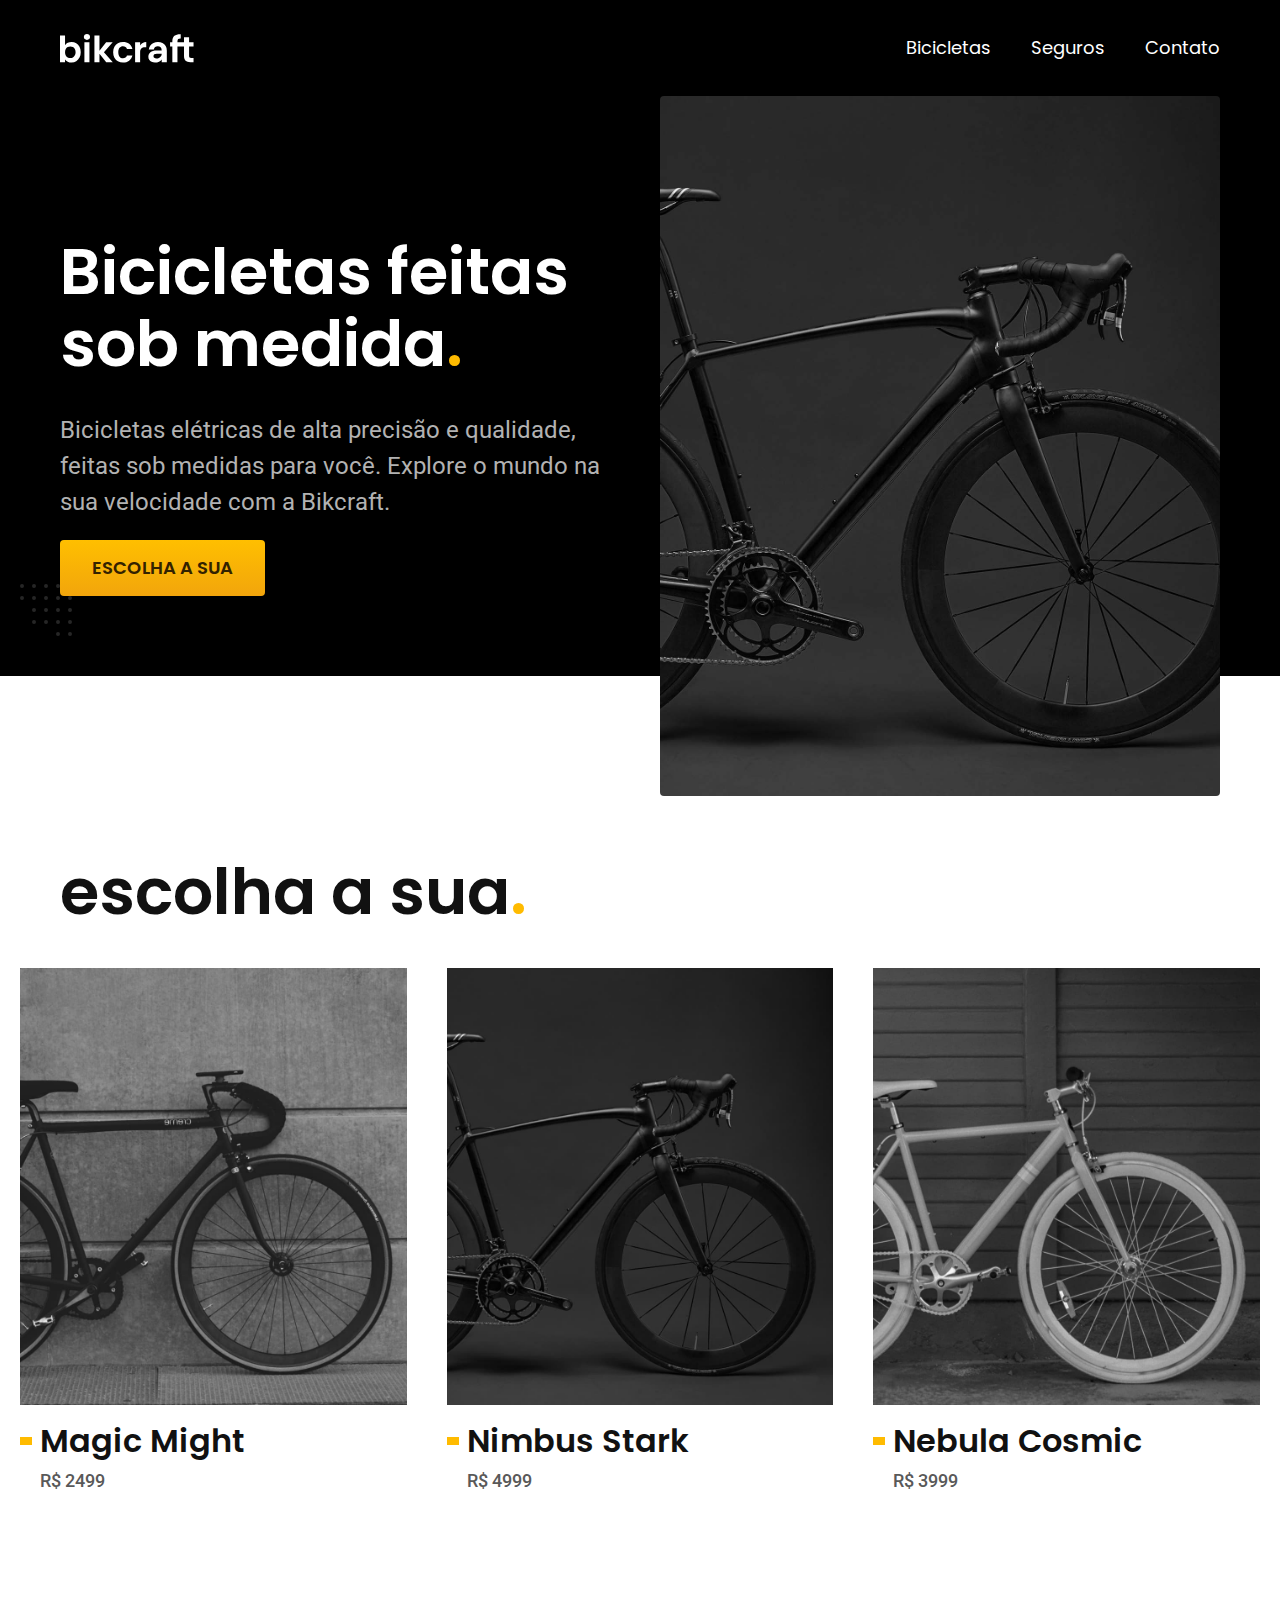
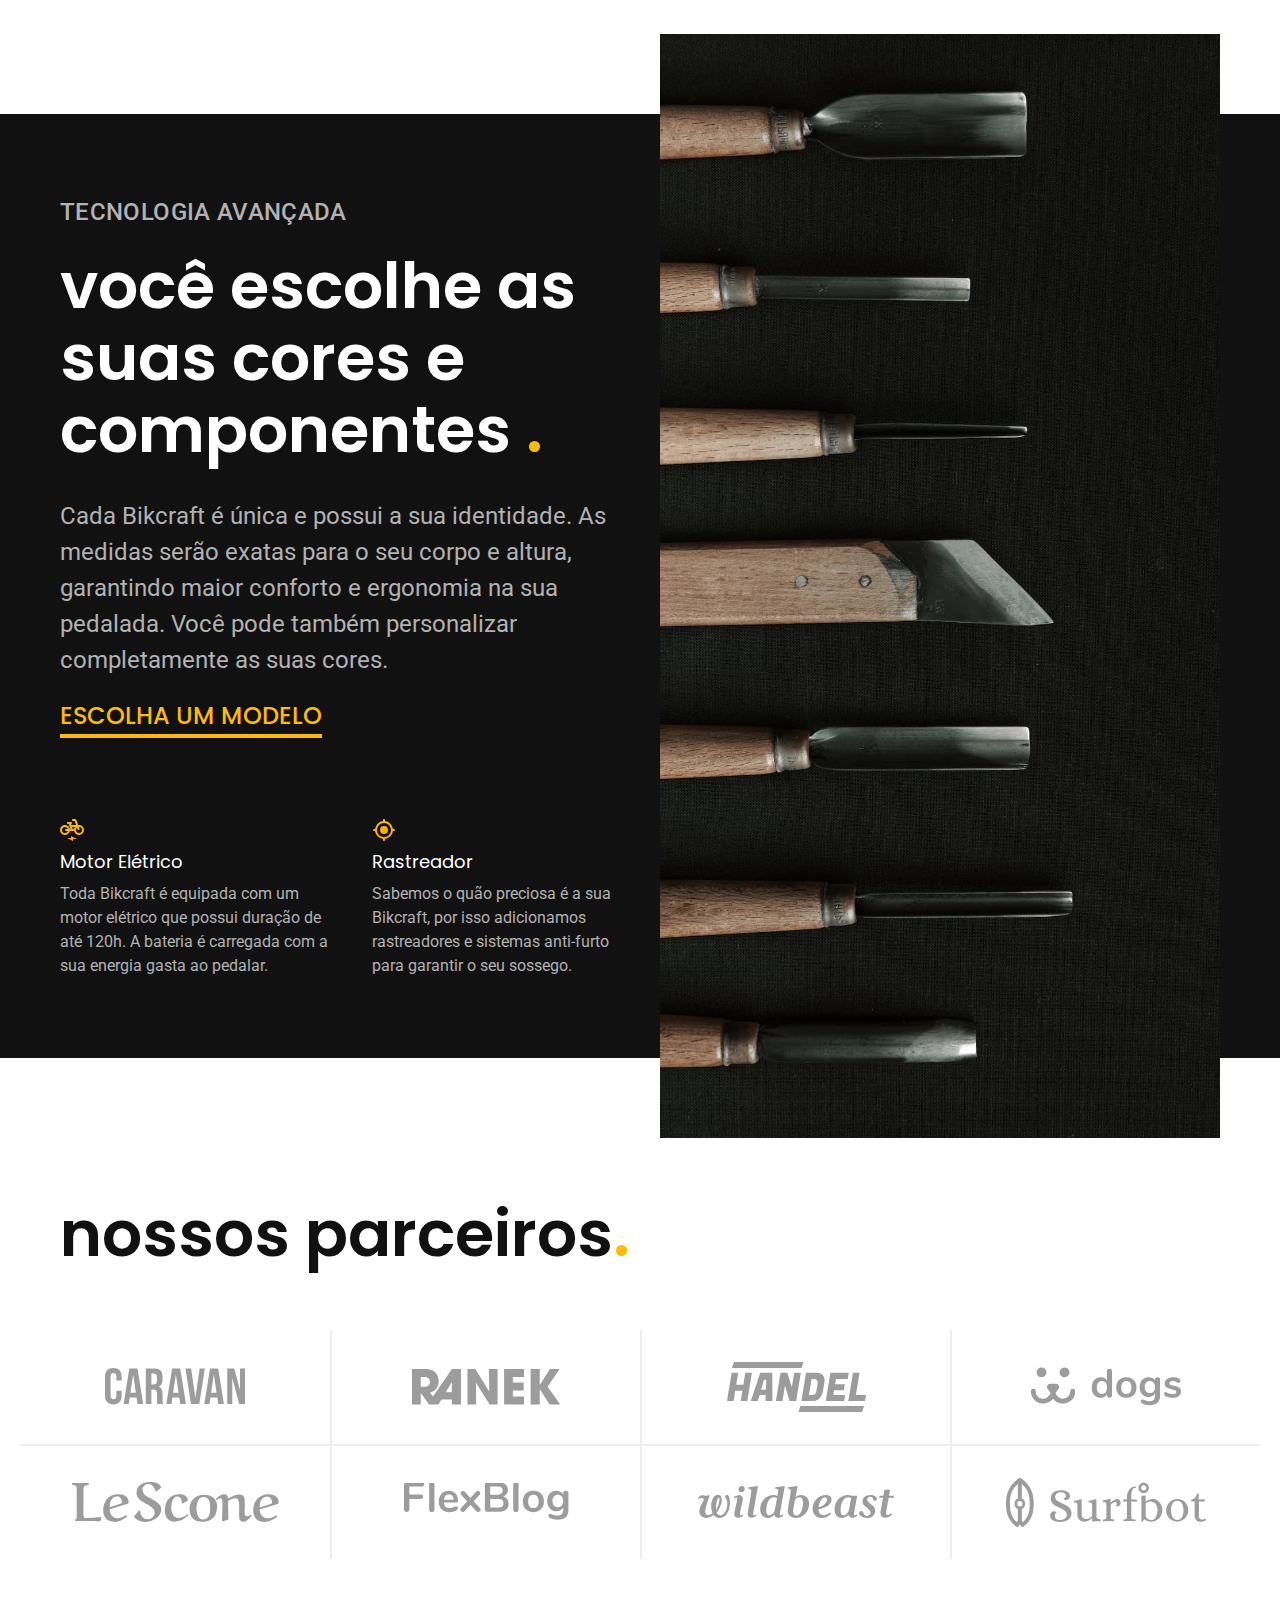
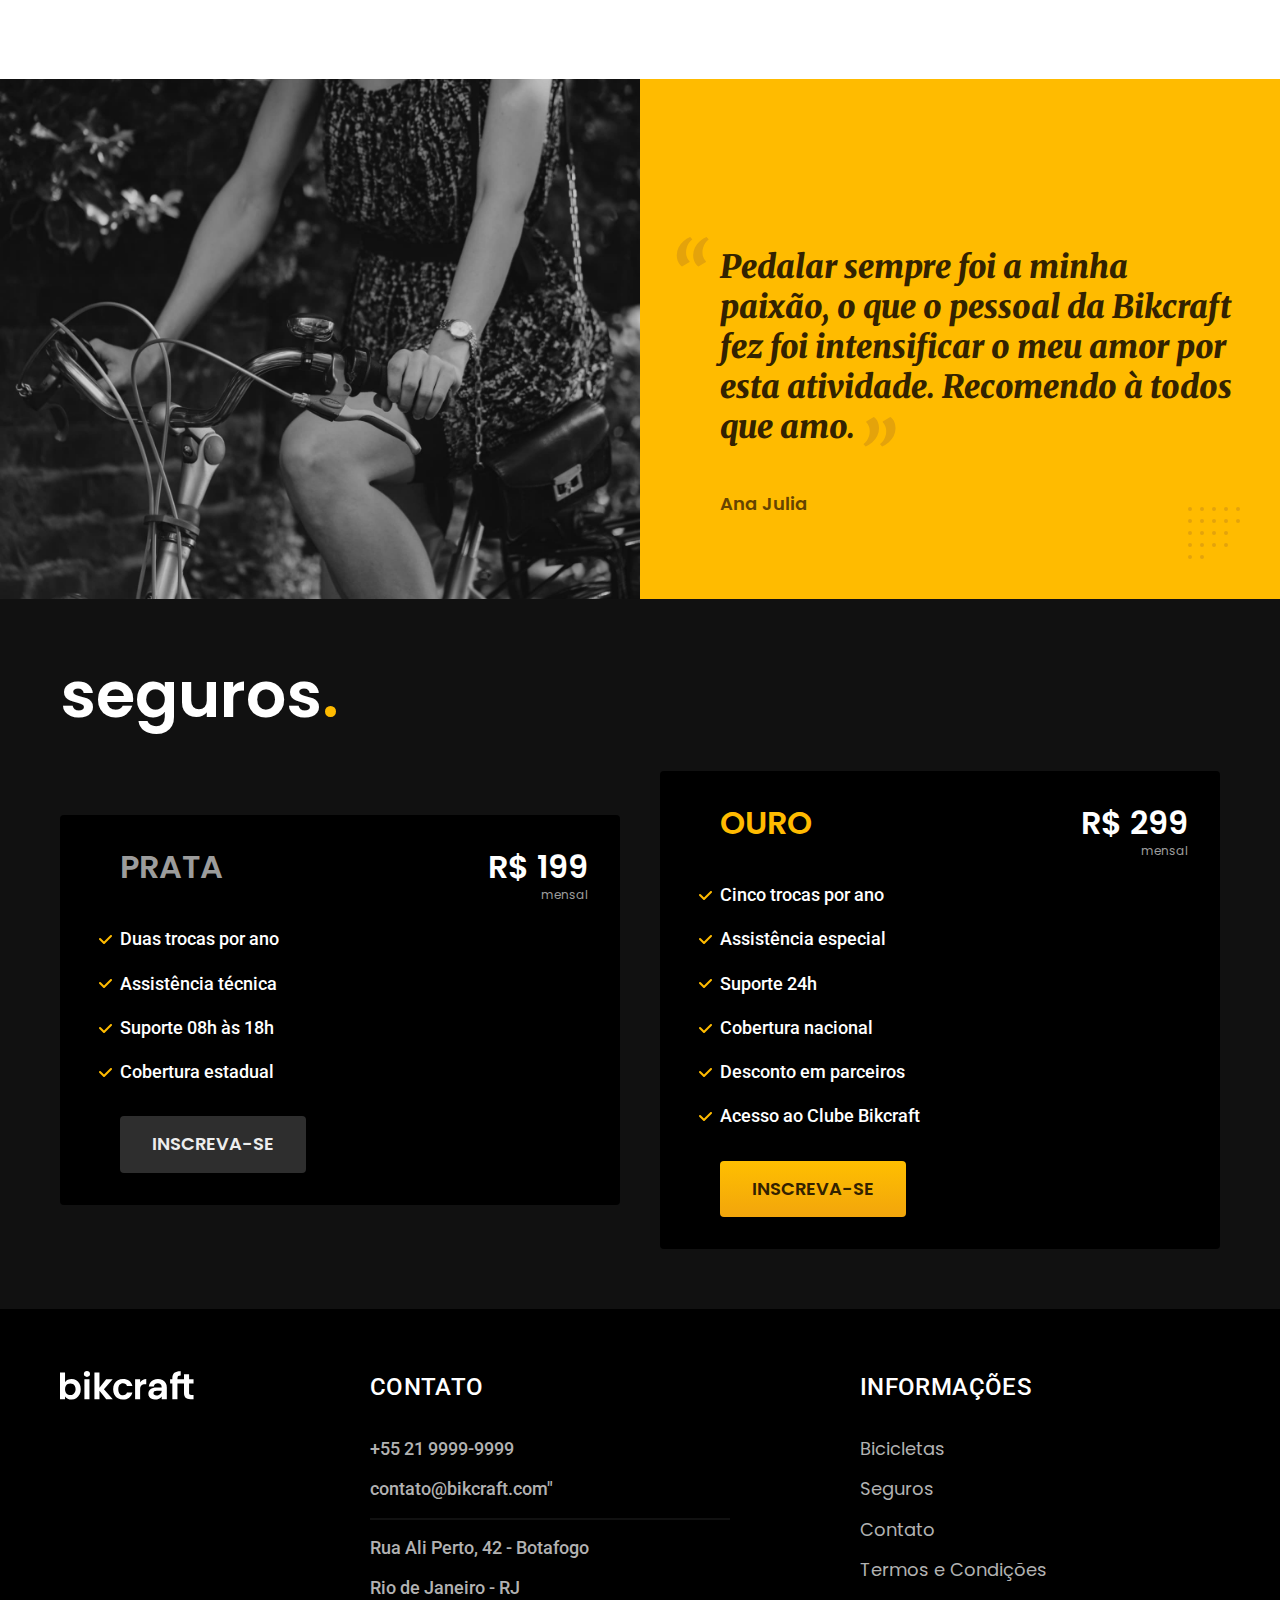
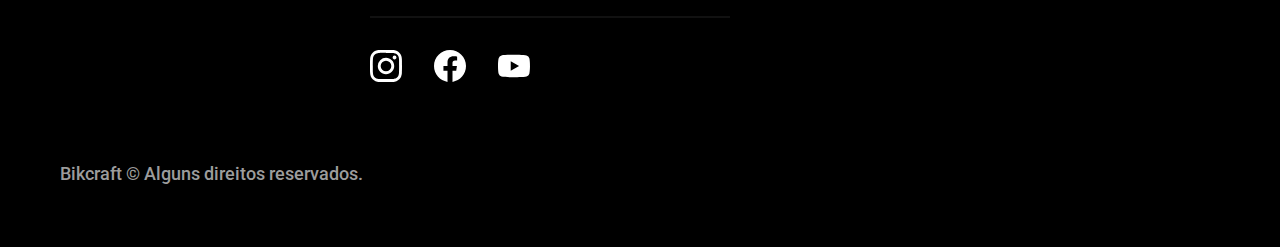
<file: index.html>
<!DOCTYPE html>
<html lang="pt-br">

<head>
  <meta charset="UTF-8">
  <meta name="viewport" content="width=device-width, initial-scale=1.0">

  <title>Bikcraft - Bicicletas Elétricas</title>
  <meta name="description" content="Bicicletas elétricas de alta precisão e qualidade, feitas sob medidas para o cliente. Explore o mundo na sua velocidade com a Bikcraft.">

  <link rel="preload" href="./css/style.css" as="style">
  <link rel="stylesheet" href="./css/style.css">

  <link rel="preconnect" href="https://fonts.googleapis.com">
  <link rel="preconnect" href="https://fonts.gstatic.com" crossorigin>
  <link href="https://fonts.googleapis.com/css2?family=Merriweather:ital,wght@1,900&family=Poppins:wght@400;600&family=Roboto:wght@400;500&display=swap" rel="stylesheet">
</head>

<body>
  <header class="header-bg">
    <div class="header container">
      <a href="./">
        <img src="./img/bikcraft.svg" width="136" height="32" alt="Bikcraft">
      </a>

      <nav aria-label="primaria">
        <ul class="header-menu font-1-m cor-0">
          <li><a href="./bicicletas.html">Bicicletas</a></li>
          <li><a href="./seguros.html">Seguros</a></li>
          <li><a href="./contato.html">Contato</a></li>
        </ul>
      </nav>
    </div>
  </header>

  <main class="introducao-bg">
    <div class="introducao container">
      <div class="introducao-conteudo">
        <h1 class="font-1-xxl cor-0">Bicicletas feitas sob medida<span class="cor-p1">.</span></h1>
        <p class="font-2-l cor-5">Bicicletas elétricas de alta precisão e qualidade, feitas sob medidas para você. Explore o mundo na sua velocidade com a Bikcraft.</p>
        <a class="botao" href="./bicicletas.html">Escolha a sua</a>
      </div>
      <picture>
        <source media="(max-width: 800px)" srcset="./img/bicicletas/nimbus.jpg">
        <img src="./img/fotos/introducao.jpg" width="1280" height="1600" alt="Bicicleta elétrica preta">
      </picture>
    </div>
  </main>

  <article class="bicicletas-lista">
    <h2 class="container font-1-xxl">escolha a sua<span class="cor-p1">.</span></h2>
    
    <ul>
      <li>
        <a href="./bicicletas/magic.html">
          <img src="./img/bicicletas/magic-home.jpg" width="920" height="1040" alt="Bicicleta preta">
          <h3 class="font-1-xl">Magic Might</h3>
          <span class="font-2-m cor-8">R$ 2499</span>
        </a>
      </li>
      <li>
        <a href="./bicicletas/nimbus.html">
          <img src="./img/bicicletas/nimbus-home.jpg" width="920" height="1040" alt="Bicicleta preta">
          <h3 class="font-1-xl">Nimbus Stark</h3>
          <span class="font-2-m cor-8">R$ 4999</span>
        </a>
      </li>
      <li>
        <a href="./bicicletas/nebula.html">
          <img src="./img/bicicletas/nebula-home.jpg" width="920" height="1040" alt="Bicicleta preta">
          <h3 class="font-1-xl">Nebula Cosmic</h3>
          <span class="font-2-m cor-8">R$ 3999</span>
        </a>
      </li>
    </ul>
  </article>

  <article class="tecnologia-bg">
    <div class="tecnologia container">
      <div class="tecnologia-conteudo">
        <span class="font-2-l-b cor-5">Tecnologia Avançada</span>
        <h2 class="font-1-xxl cor-0">você escolhe as suas cores e componentes <span class="cor-p1">.</span></h2>
        <p class="font-2-l cor-5">Cada Bikcraft é única e possui a sua identidade. As medidas serão exatas para o seu corpo e altura, garantindo maior conforto e ergonomia na sua pedalada. Você pode também personalizar completamente as suas cores.</p>
        <a class="link" href="./bicicletas.html">Escolha um modelo</a>
        <div class="tecnologia-vantagens">
          <div>
            <img src="./img/icones/eletrica.svg" width="24" height="24" alt="">
            <h3 class="font-1-m cor-0">Motor Elétrico</h3>
            <p class="font-2-s cor-5">Toda Bikcraft é equipada com um motor elétrico que possui duração de até 120h. A bateria é carregada com a sua energia gasta ao pedalar.</p>
          </div>
          <div>
            <img src="./img/icones/rastreador.svg" width="24" height="24" alt="">
            <h3 class="font-1-m cor-0">Rastreador</h3>
            <p class="font-2-s cor-5">Sabemos o quão preciosa é a sua Bikcraft, por isso adicionamos rastreadores e sistemas anti-furto para garantir o seu sossego.</p>
          </div>
        </div>
      </div>
      <div class="tecnologia-imagem">
        <img src="./img/fotos/tecnologia.jpg" width="1200" height="1920" alt="">
      </div>
    </div>
  </article>

  <section class="parceiros" aria-label="Nossos Parceiros">
    <h2 class="container font-1-xxl">nossos parceiros<span class="cor-p1">.</span></h2>
    <ul>
      <li><img src="./img/parceiros/caravan.svg" width="140" height="38" alt="caravan"></li>
      <li><img src="./img/parceiros/ranek.svg" width="149" height="36" alt="ranek"></li>
      <li><img src="./img/parceiros/handel.svg" width="139" height="50" alt="handel"></li>
      <li><img src="./img/parceiros/dogs.svg" width="152" height="39" alt="dogs"></li>
      <li><img src="./img/parceiros/lescone.svg" width="208" height="41" alt="lescone"></li>
      <li><img src="./img/parceiros/flexblog.svg" width="165" height="38" alt="flexblog"></li>
      <li><img src="./img/parceiros/wildbeast.svg" width="196" height="34" alt="wildbeast"></li>
      <li><img src="./img/parceiros/surfbot.svg" width="200" height="49" alt="surfbot"></li>
    </ul>
  </section>

  <section class="depoimento" aria-label="Depoimento">
    <div>
      <img src="./img/fotos/depoimento.jpg" width="1560" height="1360" alt="Pessoa pedalando uma bicicleta Bikcraft">
    </div>
    <div class="depoimento-conteudo">
      <blockquote class="font-1-xl cor-p5">
        <p>Pedalar sempre foi a minha paixão, o que o pessoal da Bikcraft fez foi intensificar o meu amor por esta atividade. Recomendo à todos que amo.</p>
        <span class="font-1-m-b cor-p4">Ana Julia</span>
      </blockquote>
    </div>
  </section>

  <article class="seguros-bg">
    <div class="seguros container">
      <h2 class="font-1-xxl cor-0">seguros<span class="cor-p1">.</span>
      </h2>
      <div class="seguros-item">
        <h3 class="font-1-xl cor-6">PRATA</h3>
        <span class="font-1-xl cor-0">R$ 199<span class="font-1-xs cor-6">mensal</span></span>
        <ul class="font-2-m cor-0">
          <li>Duas trocas por ano</li>
          <li>Assistência técnica</li>
          <li>Suporte 08h às 18h</li>
          <li>Cobertura estadual</li>
        </ul>
        <a href="./orcamento.html" class="botao secundario">Inscreva-se</a>
      </div>
      <div class="seguros-item">
        <h3 class="font-1-xl cor-p1">OURO</h3>
        <span class="font-1-xl cor-0">R$ 299<span class="font-1-xs cor-6">mensal</span></span>
        <ul class="font-2-m cor-0">
          <li>Cinco trocas por ano</li>
          <li>Assistência especial</li>
          <li>Suporte 24h</li>
          <li>Cobertura nacional</li>
          <li>Desconto em parceiros</li>
          <li>Acesso ao Clube Bikcraft</li>
        </ul>
        <a href="./orcamento.html" class="botao">Inscreva-se</a>
      </div>
    </div>
  </article>

  <footer class="footer-bg">
    <div class="footer container">
      <img src="./img/bikcraft.svg" width="136" height="32" alt="Bikcraft">
      <div class="footer-contato">
        <h3 class="font-2-l-b cor-0">Contato</h3>
        <ul class="font-2-m cor-5">
          <li><a href="tel:+552199999999">+55 21 9999-9999</a></li>
          <li><a href="mailto:contato@bikcraft.com">contato@bikcraft.com"</a></li>
          <li>Rua Ali Perto, 42 - Botafogo</li>
          <li>Rio de Janeiro - RJ</li>
        </ul>
        <div class="footer-redes">
          <a href="./">
            <img src="./img/redes/instagram.svg" width="32" height="32" alt="Instagram">
          </a>
          <a href="./">
            <img src="./img/redes/facebook.svg" width="32" height="32" alt="Facebook">
          </a>
          <a href="./">
            <img src="./img/redes/youtube.svg" width="32" height="32" alt="Youtube">
          </a>
        </div>
      </div>
      <div class="footer-informacoes">
        <h3 class="font-2-l-b cor-0">Informações</h3>
        <nav>
          <ul class="font-1-m cor-5">
            <li><a href="./bicicletas.html">Bicicletas</a></li>
            <li><a href="./seguros.html">Seguros</a></li>
            <li><a href="./contato.html">Contato</a></li>
            <li><a href="./termos.html">Termos e Condições</a></li>
          </ul>
        </nav>
      </div>
      <p class="footer-copy font-2-m cor-6">Bikcraft © Alguns direitos reservados.</p>
    </div>
  </footer>
</body>



</html>
</file>
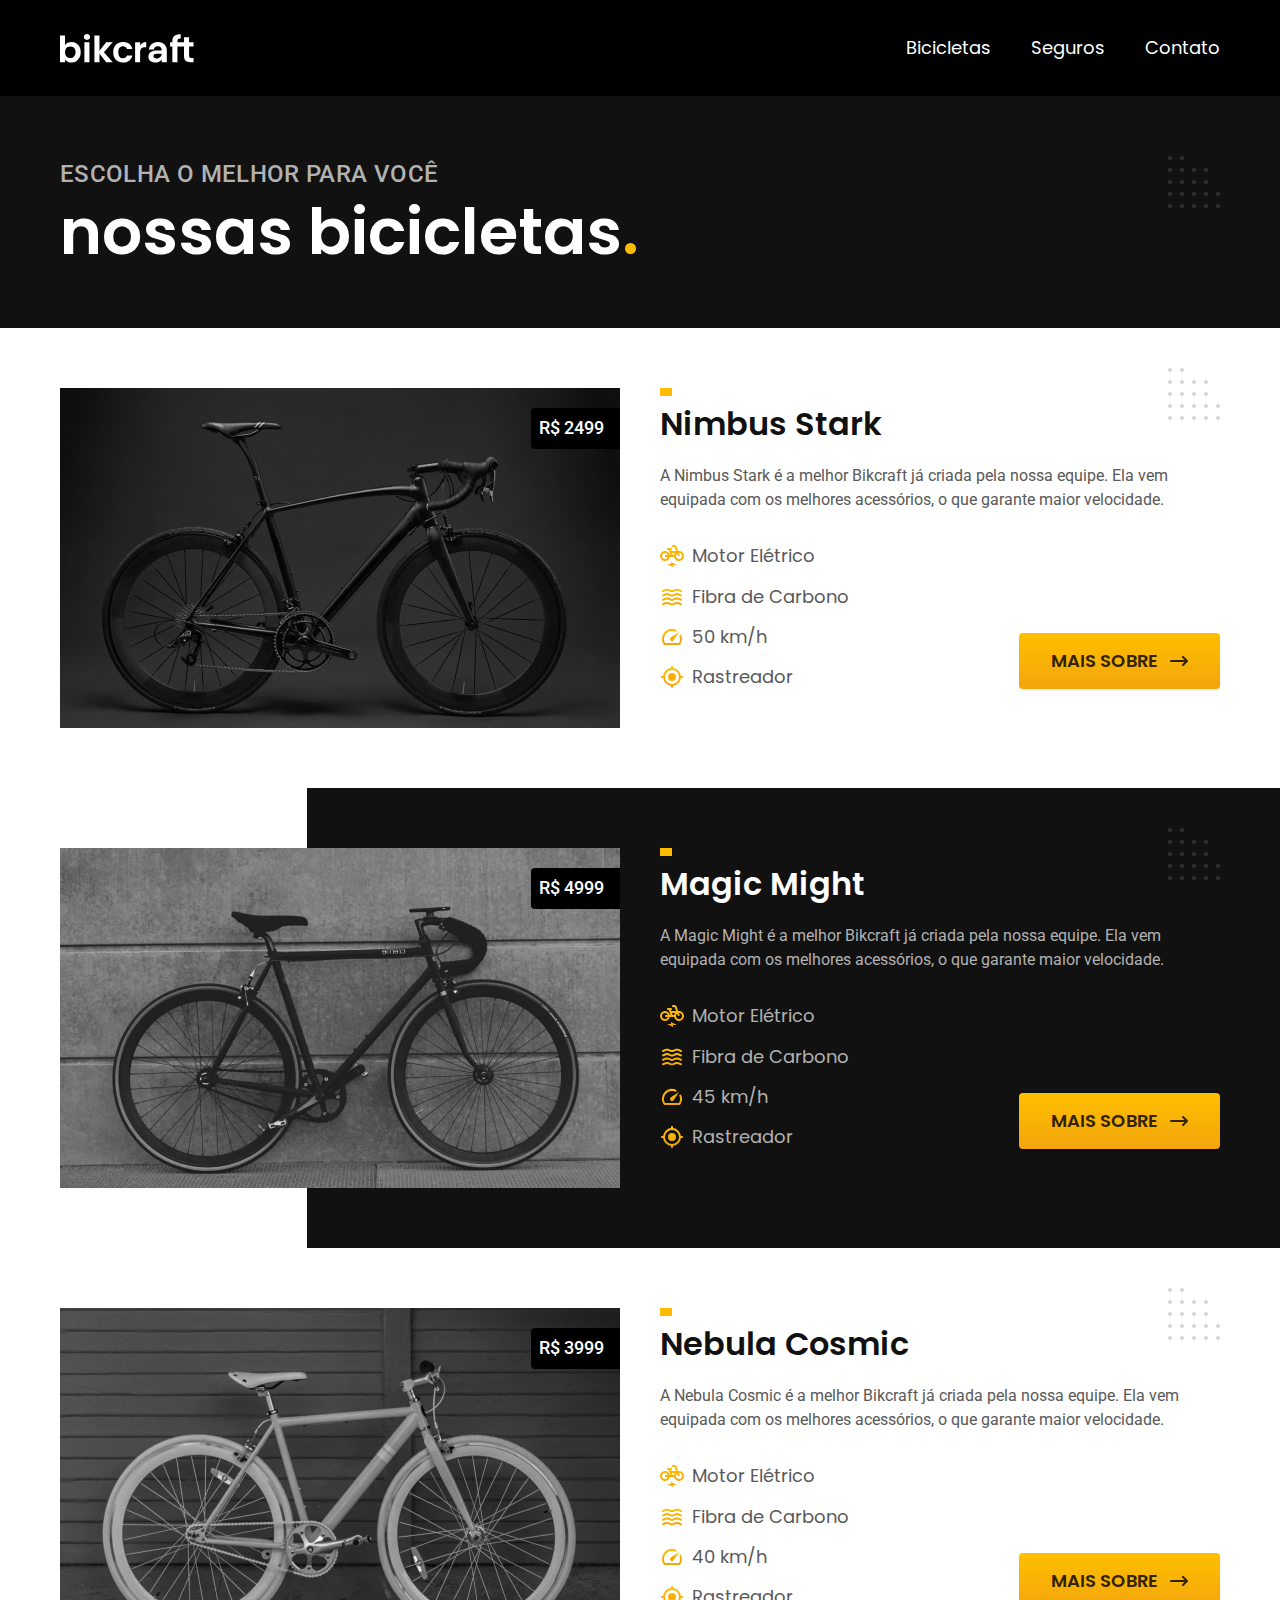
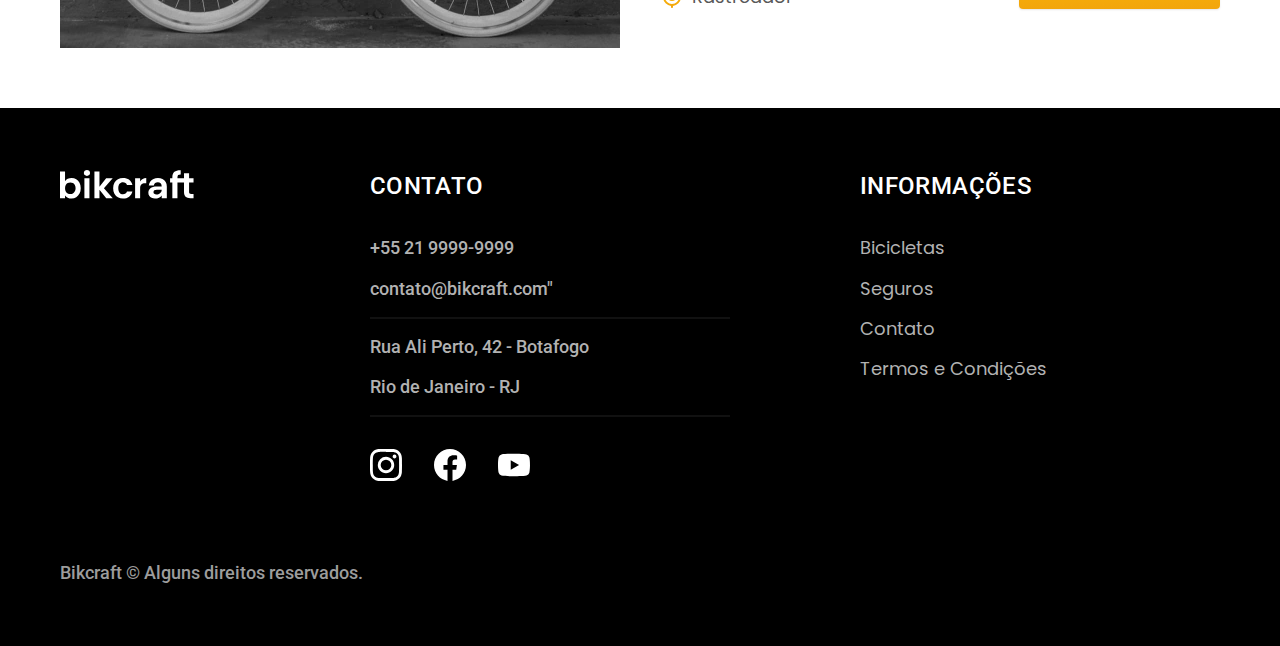
<file: bicicletas.html>
<!DOCTYPE html>
<html lang="pt-br">

<head>
  <meta charset="UTF-8">
  <meta name="viewport" content="width=device-width, initial-scale=1.0">
  <title>Bicicletas | Bikcraft</title>
  <meta name="description" content="Bicicletas.">

  <link rel="preload" href="./css/style.css" as="style">
  <link rel="stylesheet" href="./css/style.css">

  <link rel="preconnect" href="https://fonts.googleapis.com">
  <link rel="preconnect" href="https://fonts.gstatic.com" crossorigin>
  <link href="https://fonts.googleapis.com/css2?family=Merriweather:ital,wght@1,900&family=Poppins:wght@400;600&family=Roboto:wght@400;500&display=swap" rel="stylesheet">
</head>

<body id="bicicletas">
  <header class="header-bg">
    <div class="container header">
      <a href="./">
        <img src="./img/bikcraft.svg" alt="Bikcraft">
      </a>
      <nav aria-label="primaria">
        <ul class="header-menu font-1-m cor-0">
          <li><a href="./bicicletas.html">Bicicletas</a></li>
          <li><a href="./seguros.html">Seguros</a></li>
          <li><a href="./contato.html">Contato</a></li>
        </ul>
      </nav>
    </div>
  </header>

  <main>
    <div class="titulo-bg">
      <div class="titulo container">
        <p class="font-2-l-b cor-5">Escolha o melhor para você</p>
        <h1 class="font-1-xxl cor-0">nossas bicicletas<span class="cor-p1">.</span></h1>
      </div>
    </div>
    <div class="bicicletas container">
      <div class="bicicletas-imagem">
        <img src="./img/bicicletas/nimbus.jpg" alt="Bicicleta preta">
        <span class="font-2-m cor-0">R$ 2499</span>
      </div>
      <div class="bicicletas-conteudo">
        <h2 class="font-1-xl">Nimbus Stark</h2>
        <p class="font-2-s cor-8">A Nimbus Stark é a melhor Bikcraft já criada pela nossa equipe. Ela vem equipada com os melhores acessórios, o que garante maior velocidade.</p>
        <ul class="font-1-m cor-8">
          <li>
            <img src="./img/icones/eletrica.svg" alt="">
            Motor Elétrico
          </li>
          <li>
            <img src="./img/icones/carbono.svg" alt="">
            Fibra de Carbono
          </li>
          <li>
            <img src="./img/icones/velocidade.svg" alt="">
            50 km/h
          </li>
          <li>
            <img src="./img/icones/rastreador.svg" alt="">
            Rastreador
          </li>
        </ul>
        <a class="botao seta" href="./bicicletas/nimbus.html">Mais Sobre</a>
      </div>
    </div>
    <div class="bicicletas-bg">
      <div class="bicicletas container">
        <div class="bicicletas-imagem">
          <img src="./img/bicicletas/magic.jpg" alt="Bicicleta preta">
          <span class="font-2-m cor-0">R$ 4999</span>
        </div>
        <div class="bicicletas-conteudo">
          <h2 class="font-1-xl cor-0">Magic Might</h2>
          <p class="font-2-s cor-5">A Magic Might é a melhor Bikcraft já criada pela nossa equipe. Ela vem equipada com os melhores acessórios, o que garante maior velocidade.</p>
          <ul class="font-1-m cor-5">
            <li>
              <img src="./img/icones/eletrica.svg" alt="">
              Motor Elétrico
            </li>
            <li>
              <img src="./img/icones/carbono.svg" alt="">
              Fibra de Carbono
            </li>
            <li>
              <img src="./img/icones/velocidade.svg" alt="">
              45 km/h
            </li>
            <li>
              <img src="./img/icones/rastreador.svg" alt="">
              Rastreador
            </li>
          </ul>
          <a class="botao seta" href="./bicicletas/magic.html">Mais Sobre</a>
        </div>
      </div>
    </div>
    <div class="bicicletas container">
      <div class="bicicletas-imagem">
        <img src="./img/bicicletas/nebula.jpg" alt="Bicicleta preta">
        <span class="font-2-m cor-0">R$ 3999</span>
      </div>
      <div class="bicicletas-conteudo">
        <h2 class="font-1-xl">Nebula Cosmic</h2>
        <p class="font-2-s cor-8">A Nebula Cosmic é a melhor Bikcraft já criada pela nossa equipe. Ela vem equipada com os melhores acessórios, o que garante maior velocidade.</p>
        <ul class="font-1-m cor-8">
          <li>
            <img src="./img/icones/eletrica.svg" alt="">
            Motor Elétrico
          </li>
          <li>
            <img src="./img/icones/carbono.svg" alt="">
            Fibra de Carbono
          </li>
          <li>
            <img src="./img/icones/velocidade.svg" alt="">
            40 km/h
          </li>
          <li>
            <img src="./img/icones/rastreador.svg" alt="">
            Rastreador
          </li>
        </ul>
        <a class="botao seta" href="./bicicletas/nebula.html">Mais Sobre</a>
      </div>
    </div>
  </main>


  <footer class="footer-bg">
    <div class="footer container">
      <img src="./img/bikcraft.svg" alt="Bikcraft">
      <div class="footer-contato">
        <h3 class="font-2-l-b cor-0">Contato</h3>
        <ul class="font-2-m cor-5">
          <li><a href="tel:+552199999999">+55 21 9999-9999</a></li>
          <li><a href="mailto:contato@bikcraft.com">contato@bikcraft.com"</a></li>
          <li>Rua Ali Perto, 42 - Botafogo</li>
          <li>Rio de Janeiro - RJ</li>
        </ul>
        <div class="footer-redes">
          <a href="./">
            <img src="./img/redes/instagram.svg" alt="Instagram">
          </a>
          <a href="./">
            <img src="./img/redes/facebook.svg" alt="Facebook">
          </a>
          <a href="./">
            <img src="./img/redes/youtube.svg" alt="Youtube">
          </a>
        </div>
      </div>
      <div class="footer-informacoes">
        <h3 class="font-2-l-b cor-0">Informações</h3>
        <nav>
          <ul class="font-1-m cor-5">
            <li><a href="./bicicletas.html">Bicicletas</a></li>
            <li><a href="./seguros.html">Seguros</a></li>
            <li><a href="./contato.html">Contato</a></li>
            <li><a href="./termos.html">Termos e Condições</a></li>
          </ul>
        </nav>
      </div>
      <p class="footer-copy font-2-m cor-6">Bikcraft © Alguns direitos reservados.</p>
    </div>
  </footer>
</body>
</file>
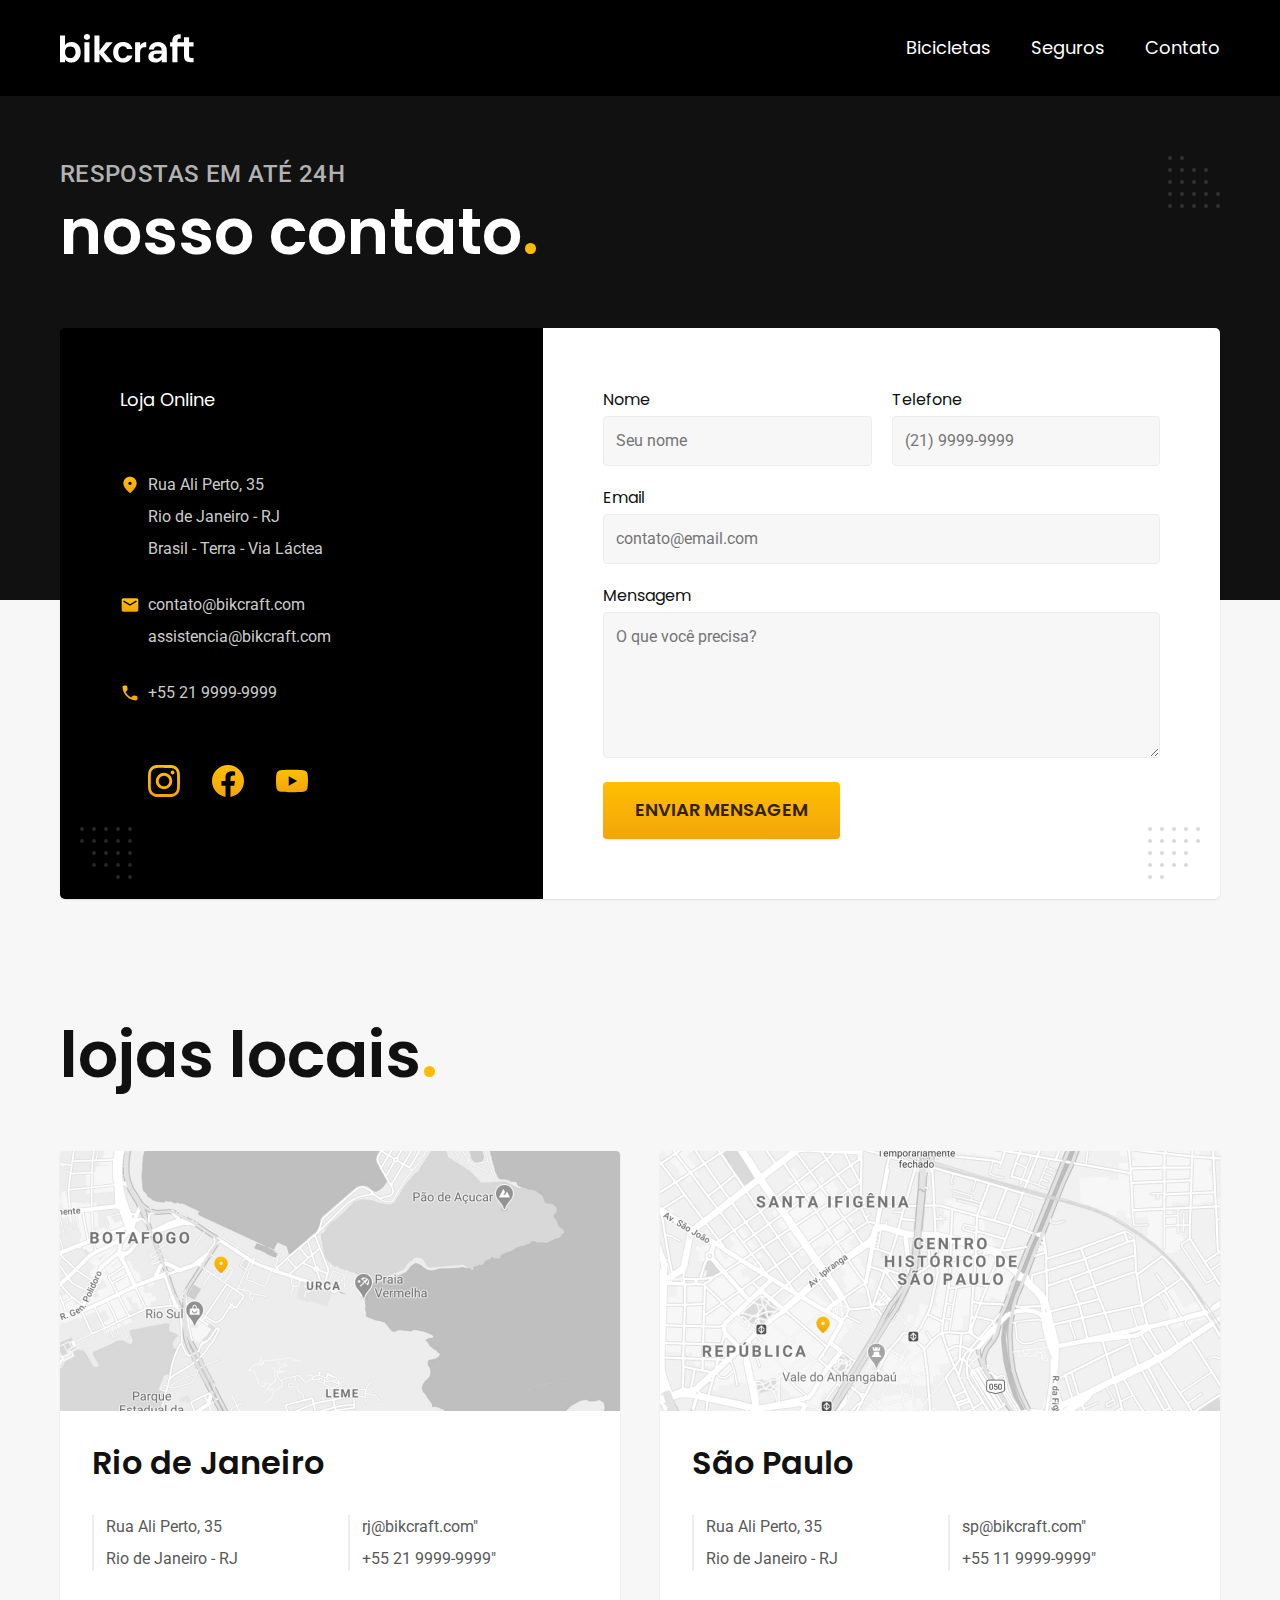
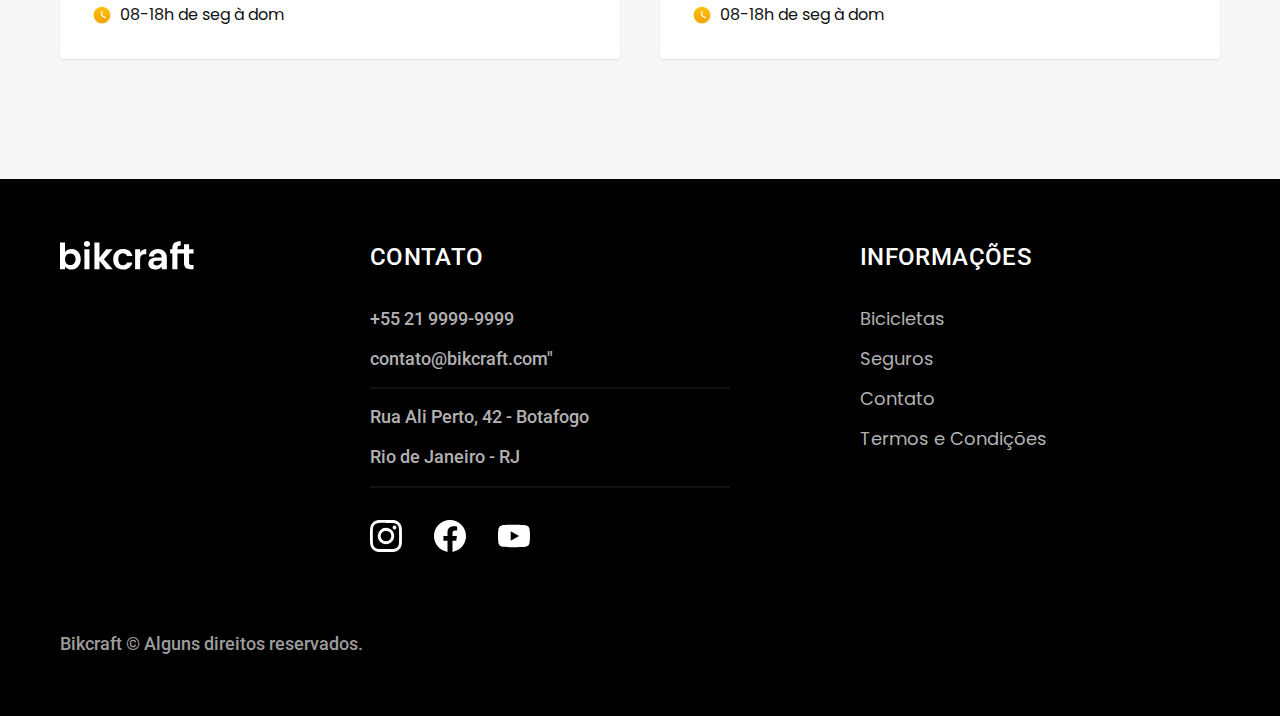
<file: contato.html>
<!DOCTYPE html>
<html lang="pt-br">

<head>
  <meta charset="UTF-8">
  <meta name="viewport" content="width=device-width, initial-scale=1.0">

  <title>Contato | Bikcraft</title>
  <meta name="description" content="Contato">

  <link rel="preload" href="./css/style.css" as="style">
  <link rel="stylesheet" href="./css/style.css">

  <link rel="preconnect" href="https://fonts.googleapis.com">
  <link rel="preconnect" href="https://fonts.gstatic.com" crossorigin>
  <link href="https://fonts.googleapis.com/css2?family=Merriweather:ital,wght@1,900&family=Poppins:wght@400;600&family=Roboto:wght@400;500&display=swap" rel="stylesheet">
</head>

<body id="contato">
  <header class="header-bg">
    <div class="container header">
      <a href="./">
        <img src="./img/bikcraft.svg" alt="Bikcraft">
      </a>

      <nav aria-label="primaria">
        <ul class="header-menu font-1-m cor-0">
          <li><a href="./bicicletas.html">Bicicletas</a></li>
          <li><a href="./seguros.html">Seguros</a></li>
          <li><a href="./contato.html">Contato</a></li>
        </ul>
      </nav>
    </div>
  </header>

  <main>
    <div class="titulo-bg">
      <div class="titulo container">
        <p class="font-2-l-b cor-5">Respostas em até 24h</p>
        <h1 class="font-1-xxl cor-0">nosso contato<span class="cor-p1">.</span></h1>
      </div>
    </div>

    <div class="contato container">
      <section class="contato-dados" aria-label="Endereço">
        <h2 class="font-1-m cor-0">Loja Online</h2>
        <div class="contato-endereco font-2-s cor-4">
          <p>Rua Ali Perto, 35</p>
          <p>Rio de Janeiro - RJ</p>
          <p> Brasil - Terra - Via Láctea</p>
        </div>
        <address class="contato-meios font-2-s cor-4">
          <a href="mailto:contato@bikcraft.com">contato@bikcraft.com</a>
          <a href="mailto:assistencia@bikcraft.com">assistencia@bikcraft.com</a>
          <a href="tel:+552199999999">+55 21 9999-9999</a>
        </address>
        <div class="contato-redes">
          <a href="./">
            <img src="./img/redes/instagram-p.svg" alt="Instagram">
          </a>
          <a href="./">
            <img src="./img/redes/facebook-p.svg" alt="Facebook">
          </a>
          <a href="./">
            <img src="./img/redes/youtube-p.svg" alt="Youtube">
          </a>
        </div>
      </section>
      <section class="contato-formulario" aria-label="Formulário">
        <form class="form" action="./contato.html">
          <div>
            <label for="nome">Nome</label>
            <input type="text" id="nome" name="nome" placeholder="Seu nome">
          </div>
          <div>
            <label for="telefone">Telefone</label>
            <input type="text" id="telefone" name="telefone" placeholder="(21) 9999-9999">
          </div>
          <div class="col-2">
            <label for="email">Email</label>
            <input type="email" id="email" name="email" placeholder="contato@email.com">
          </div>
          <div class="col-2">
            <label for="mensagem">Mensagem</label>
            <textarea rows="5" name="mensagem" id="mensagem" placeholder="O que você precisa?"></textarea>
          </div>
          <button class="botao col-2">Enviar Mensagem</button>
        </form>
      </section>
    </div>
  </main>

  <article class="lojas container">
    <h2 class="font-1-xxl">lojas locais<span class="cor-p1">.</span></h2>
    <div class="lojas-item">
      <img src="./img/lojas/rj.jpg" alt="mapa marcando o endereço em Rua Ali Perto, 25 - Rio de Janeiro - RJ">
      <div class="lojas-conteudo">
        <h3 class="font-1-xl">Rio de Janeiro</h3>
        <div class="lojas-dados font-2-s cor-8">
          <p>Rua Ali Perto, 35</p>
          <p>Rio de Janeiro - RJ</p>
        </div>
        <div class="lojas-dados font-2-s cor-8">
          <a href="mailto:rj@bikcraft.com">rj@bikcraft.com"</a>
          <a href="tel:+552199999999">+55 21 9999-9999"</a>
        </div>
        <p class="lojas-tempo font-1-s"><img src="./img/icones/horario.svg" alt="">08-18h de seg à dom</p>
      </div>
    </div>

    <div class="lojas-item">
      <img src="./img/lojas/sp.jpg" alt="mapa marcando o endereço em Rua Ali Perto, 25 - São Paulo - SP">
      <div class="lojas-conteudo">
        <h3 class="font-1-xl">São Paulo</h3>
        <div class="lojas-dados font-2-s cor-8">
          <p>Rua Ali Perto, 35</p>
          <p>Rio de Janeiro - RJ</p>
        </div>
        <div class="lojas-dados font-2-s cor-8">
          <a href="mailto:sp@bikcraft.com">sp@bikcraft.com"</a>
          <a href="tel:+551199999999">+55 11 9999-9999"</a>
        </div>
        <p class="lojas-tempo font-1-s"><img src="./img/icones/horario.svg" alt="">08-18h de seg à dom</p>
      </div>
    </div>
  </article>

  <footer class="footer-bg">
    <div class="footer container">
      <img src="./img/bikcraft.svg" alt="Bikcraft">
      <div class="footer-contato">
        <h3 class="font-2-l-b cor-0">Contato</h3>
        <ul class="font-2-m cor-5">
          <li><a href="tel:+552199999999">+55 21 9999-9999</a></li>
          <li><a href="mailto:contato@bikcraft.com">contato@bikcraft.com"</a></li>
          <li>Rua Ali Perto, 42 - Botafogo</li>
          <li>Rio de Janeiro - RJ</li>
        </ul>
        <div class="footer-redes">
          <a href="./">
            <img src="./img/redes/instagram.svg" alt="Instagram">
          </a>
          <a href="./">
            <img src="./img/redes/facebook.svg" alt="Facebook">
          </a>
          <a href="./">
            <img src="./img/redes/youtube.svg" alt="Youtube">
          </a>
        </div>
      </div>
      <div class="footer-informacoes">
        <h3 class="font-2-l-b cor-0">Informações</h3>
        <nav>
          <ul class="font-1-m cor-5">
            <li><a href="./bicicletas.html">Bicicletas</a></li>
            <li><a href="./seguros.html">Seguros</a></li>
            <li><a href="./contato.html">Contato</a></li>
            <li><a href="./termos.html">Termos e Condições</a></li>
          </ul>
        </nav>
      </div>
      <p class="footer-copy font-2-m cor-6">Bikcraft © Alguns direitos reservados.</p>
    </div>
  </footer>
  </bod
</file>
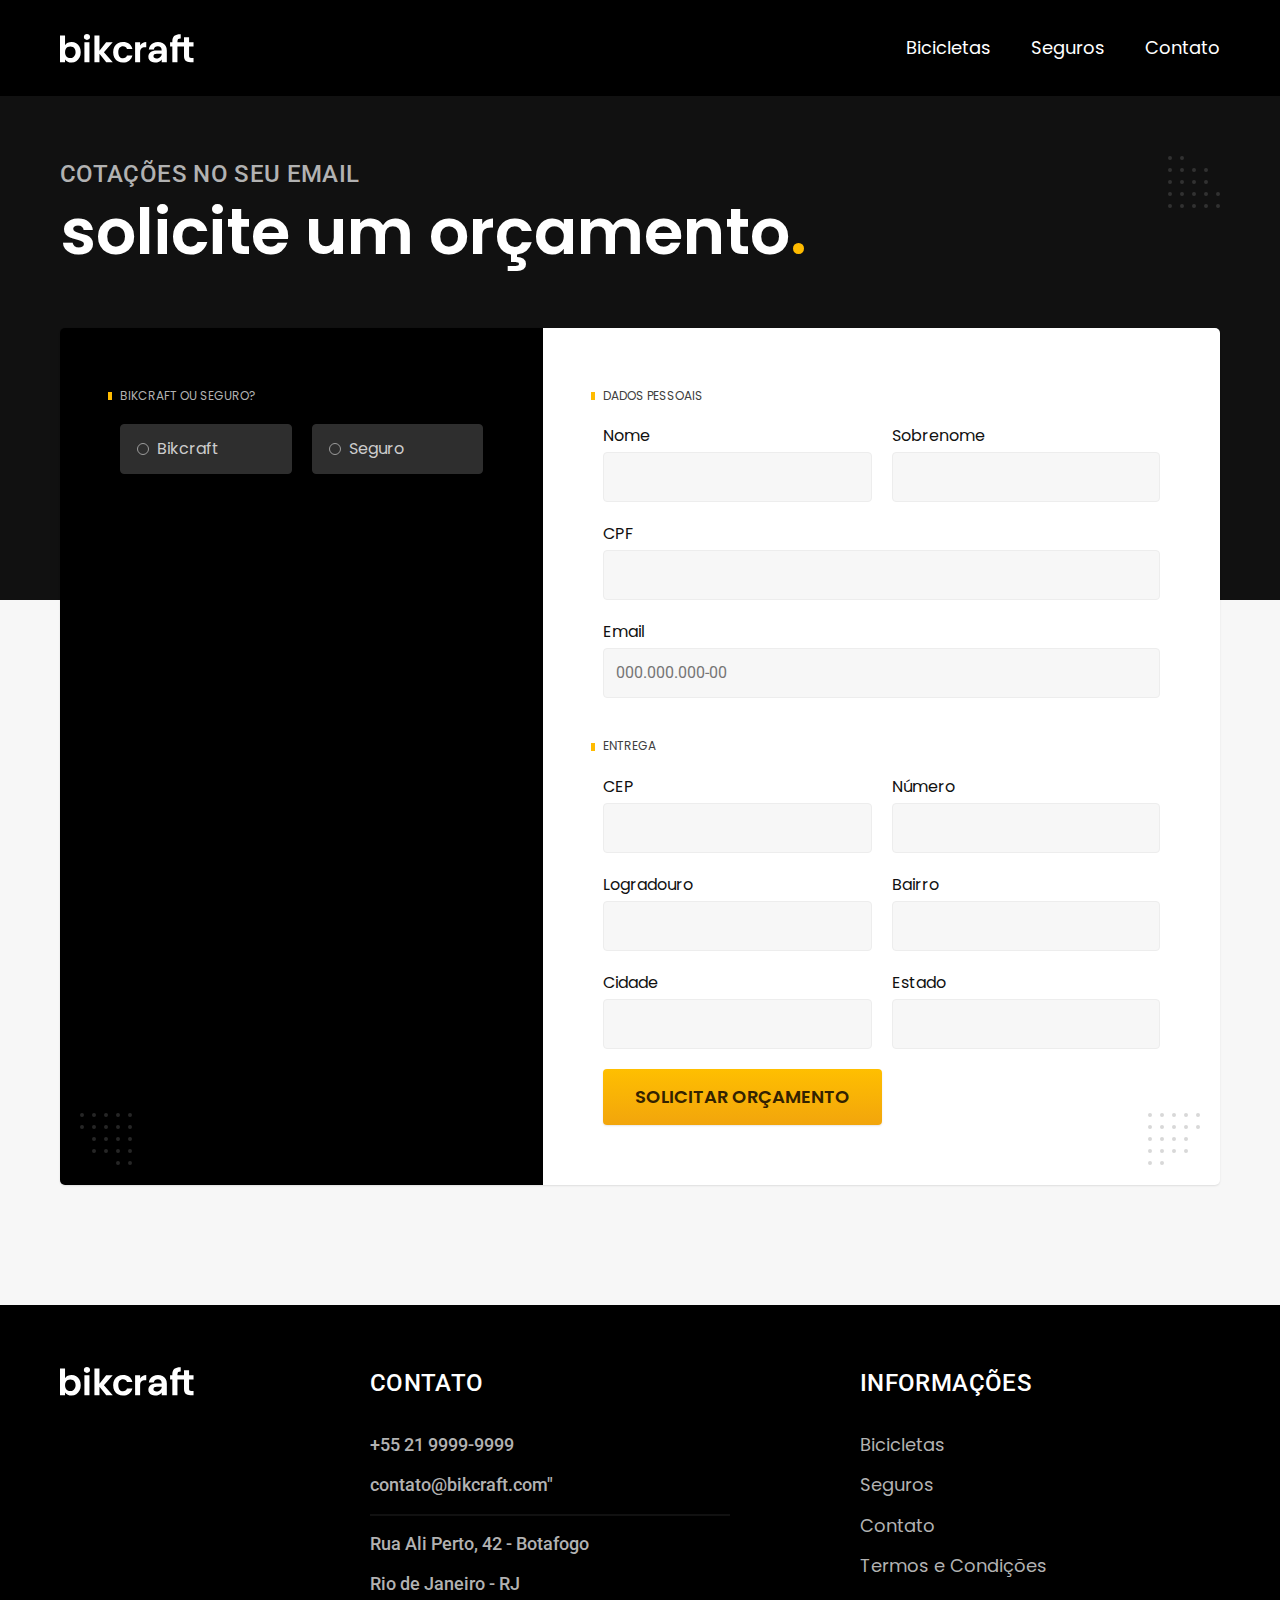
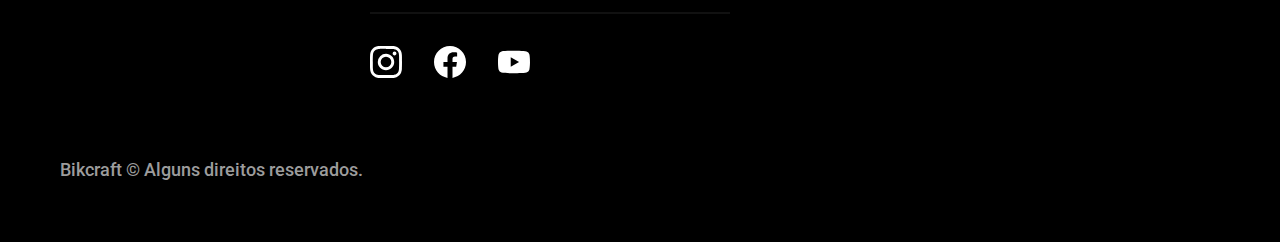
<file: orcamento.html>
<!DOCTYPE html>
<html lang="pt-br">

<head>
  <meta charset="UTF-8">
  <meta name="viewport" content="width=device-width, initial-scale=1.0">
  <title>Orçamento | Bikcraft</title>
  <meta name="description" content="Orçamento.">

  <link rel="preload" href="./css/style.css" as="style">
  <link rel="stylesheet" href="./css/style.css">

  <link rel="preconnect" href="https://fonts.googleapis.com">
  <link rel="preconnect" href="https://fonts.gstatic.com" crossorigin>
  <link href="https://fonts.googleapis.com/css2?family=Merriweather:ital,wght@1,900&family=Poppins:wght@400;600&family=Roboto:wght@400;500&display=swap" rel="stylesheet">
</head>

<body id="orcamento">
  <header class="header-bg">
    <div class="container header">
      <a href="./">
        <img src="./img/bikcraft.svg" alt="Bikcraft">
      </a>
      <nav aria-label="primaria">
        <ul class="header-menu font-1-m cor-0">
          <li><a href="./bicicletas.html">Bicicletas</a></li>
          <li><a href="./seguros.html">Seguros</a></li>
          <li><a href="./contato.html">Contato</a></li>
        </ul>
      </nav>
    </div>
  </header>

  <main>
    <div class="titulo-bg">
      <div class="titulo container">
        <p class="font-2-l-b cor-5">Cotações no seu email</p>
        <h1 class="font-1-xxl cor-0">solicite um orçamento<span class="cor-p1">.</span></h1>
      </div>
    </div>

    <form class="orcamento container" action="./">
      <div class="orcamento-produto">
        <h2 class="font-1-xs cor-5">Bikcraft ou Seguro?</h2>

        <input type="radio" name="tipo" value="bikcraft" id="bikcraft">
        <label for="bikcraft">Bikcraft</label>

        <input type="radio" name="tipo" value="seguro" id="seguro">
        <label for="seguro">Seguro</label>

        <div class="orcamento-conteudo" id="orcamento-bikcraft">
          <h2 class="font-1-xs cor-5">Escolha a sua</h2>

          <input type="radio" name="produto" value="nimbus" id="nimbus">
          <label for="nimbus">Nimbus Stark <span>R$ 4999</span></label>
          <div class="orcamento-detalhes">
            <ul class="font-1-xs cor-8">
              <li><img src="./img/icones/eletrica.svg" alt="">Motor Elétrico</li>
              <li><img src="./img/icones/carbono.svg" alt="">Fibra de Carbono</li>
              <li><img src="./img/icones/velocidade.svg" alt="">50 km/h</li>
              <li><img src="./img/icones/rastreador.svg" alt="">Rastreador</li>
            </ul>
            <img src="./img/bicicletas/nimbus.jpg" alt="Bicicleta preta">
          </div>

          <input type="radio" name="produto" value="magic" id="magic">
          <label for="magic">Magic Might <span>R$ 2499</span></label>
          <div class="orcamento-detalhes">
            <ul class="font-1-xs cor-8">
              <li><img src="./img/icones/eletrica.svg" alt="">Motor Elétrico</li>
              <li><img src="./img/icones/carbono.svg" alt="">Fibra de Carbono</li>
              <li><img src="./img/icones/velocidade.svg" alt="">45 km/h</li>
              <li><img src="./img/icones/rastreador.svg" alt="">Rastreador</li>
            </ul>
            <img src="./img/bicicletas/magic.jpg" alt="Bicicleta preta">
          </div>

          <input type="radio" name="produto" value="nebula" id="nebula">
          <label for="nebula">Nebula Cosmic <span>R$ 3999</span></label>
          <div class="orcamento-detalhes">
            <ul class="font-1-xs cor-8">
              <li><img src="./img/icones/eletrica.svg" alt="">Motor Elétrico</li>
              <li><img src="./img/icones/carbono.svg" alt="">Fibra de Carbono</li>
              <li><img src="./img/icones/velocidade.svg" alt="">40 km/h</li>
              <li><img src="./img/icones/rastreador.svg" alt="">Rastreador</li>
            </ul>
            <img src="./img/bicicletas/nebula.jpg" alt="Bicicleta branca">
          </div>
        </div>

        <div class="orcamento-conteudo" id="orcamento-seguro">
          <h2 class="font-1-xs cor-5">Escolha o plano</h2>

          <input type="radio" name="produto" value="prata" id="prata">
          <label for="prata">Prata <span>R$ 199</span></label>

          <input type="radio" name="produto" value="ouro" id="ouro">
          <label for="ouro">Ouro <span>R$ 299</span></label>
        </div>
      </div>

      <div class="orcamento-dados form">
        <h2 class="font-1-xs cor-9 col-2">dados pessoais</h2>
        <div>
          <label for="nome">Nome</label>
          <input type="text" id="nome" name="nome">
        </div>
        <div>
          <label for="sobrenome">Sobrenome</label>
          <input type="text" id="sobrenome" name="sobrenome">
        </div>
        <div class="col-2">
          <label for="cpf">CPF</label>
          <input type="text" id="cpf" name="cpf">
        </div>
        <div class="col-2">
          <label for="email">Email</label>
          <input type="email" id="email" name="email" placeholder="000.000.000-00">
        </div>
        <h2 class="font-1-xs cor-9 col-2">entrega</h2>
        <div>
          <label for="cep">CEP</label>
          <input type="text" id="cep" name="cep">
        </div>
        <div>
          <label for="numero">Número</label>
          <input type="text" id="numero" name="numero">
        </div>
        <div>
          <label for="logradouro">Logradouro</label>
          <input type="text" id="logradouro" name="logradouro">
        </div>
        <div>
          <label for="bairro">Bairro</label>
          <input type="text" id="bairro" name="bairro">
        </div>
        <div>
          <label for="cidade">Cidade</label>
          <input type="text" id="cidade" name="cidade">
        </div>
        <div>
          <label for="estado">Estado</label>
          <input type="text" id="estado" name="estado">
        </div>
        <button class="botao col-2">Solicitar Orçamento</button>
      </div>
    </form>
  </main>


  <footer class="footer-bg">
    <div class="footer container">
      <img src="./img/bikcraft.svg" alt="Bikcraft">
      <div class="footer-contato">
        <h3 class="font-2-l-b cor-0">Contato</h3>
        <ul class="font-2-m cor-5">
          <li><a href="tel:+552199999999">+55 21 9999-9999</a></li>
          <li><a href="mailto:contato@bikcraft.com">contato@bikcraft.com"</a></li>
          <li>Rua Ali Perto, 42 - Botafogo</li>
          <li>Rio de Janeiro - RJ</li>
        </ul>
        <div class="footer-redes">
          <a href="./">
            <img src="./img/redes/instagram.svg" alt="Instagram">
          </a>
          <a href="./">
            <img src="./img/redes/facebook.svg" alt="Facebook">
          </a>
          <a href="./">
            <img src="./img/redes/youtube.svg" alt="Youtube">
          </a>
        </div>
      </div>
      <div class="footer-informacoes">
        <h3 class="font-2-l-b cor-0">Informações</h3>
        <nav>
          <ul class="font-1-m cor-5">
            <li><a href="./bicicletas.html">Bicicletas</a></li>
            <li><a href="./seguros.html">Seguros</a></li>
            <li><a href="./contato.html">Contato</a></li>
            <li><a href="./termos.html">Termos e Condições</a></li>
          </ul>
        </nav>
      </div>
      <p class="footer-copy font-2-m cor-6">Bikcraft © Alguns direitos reservados.</p>
    </div>
  </footer>
</body>
</file>
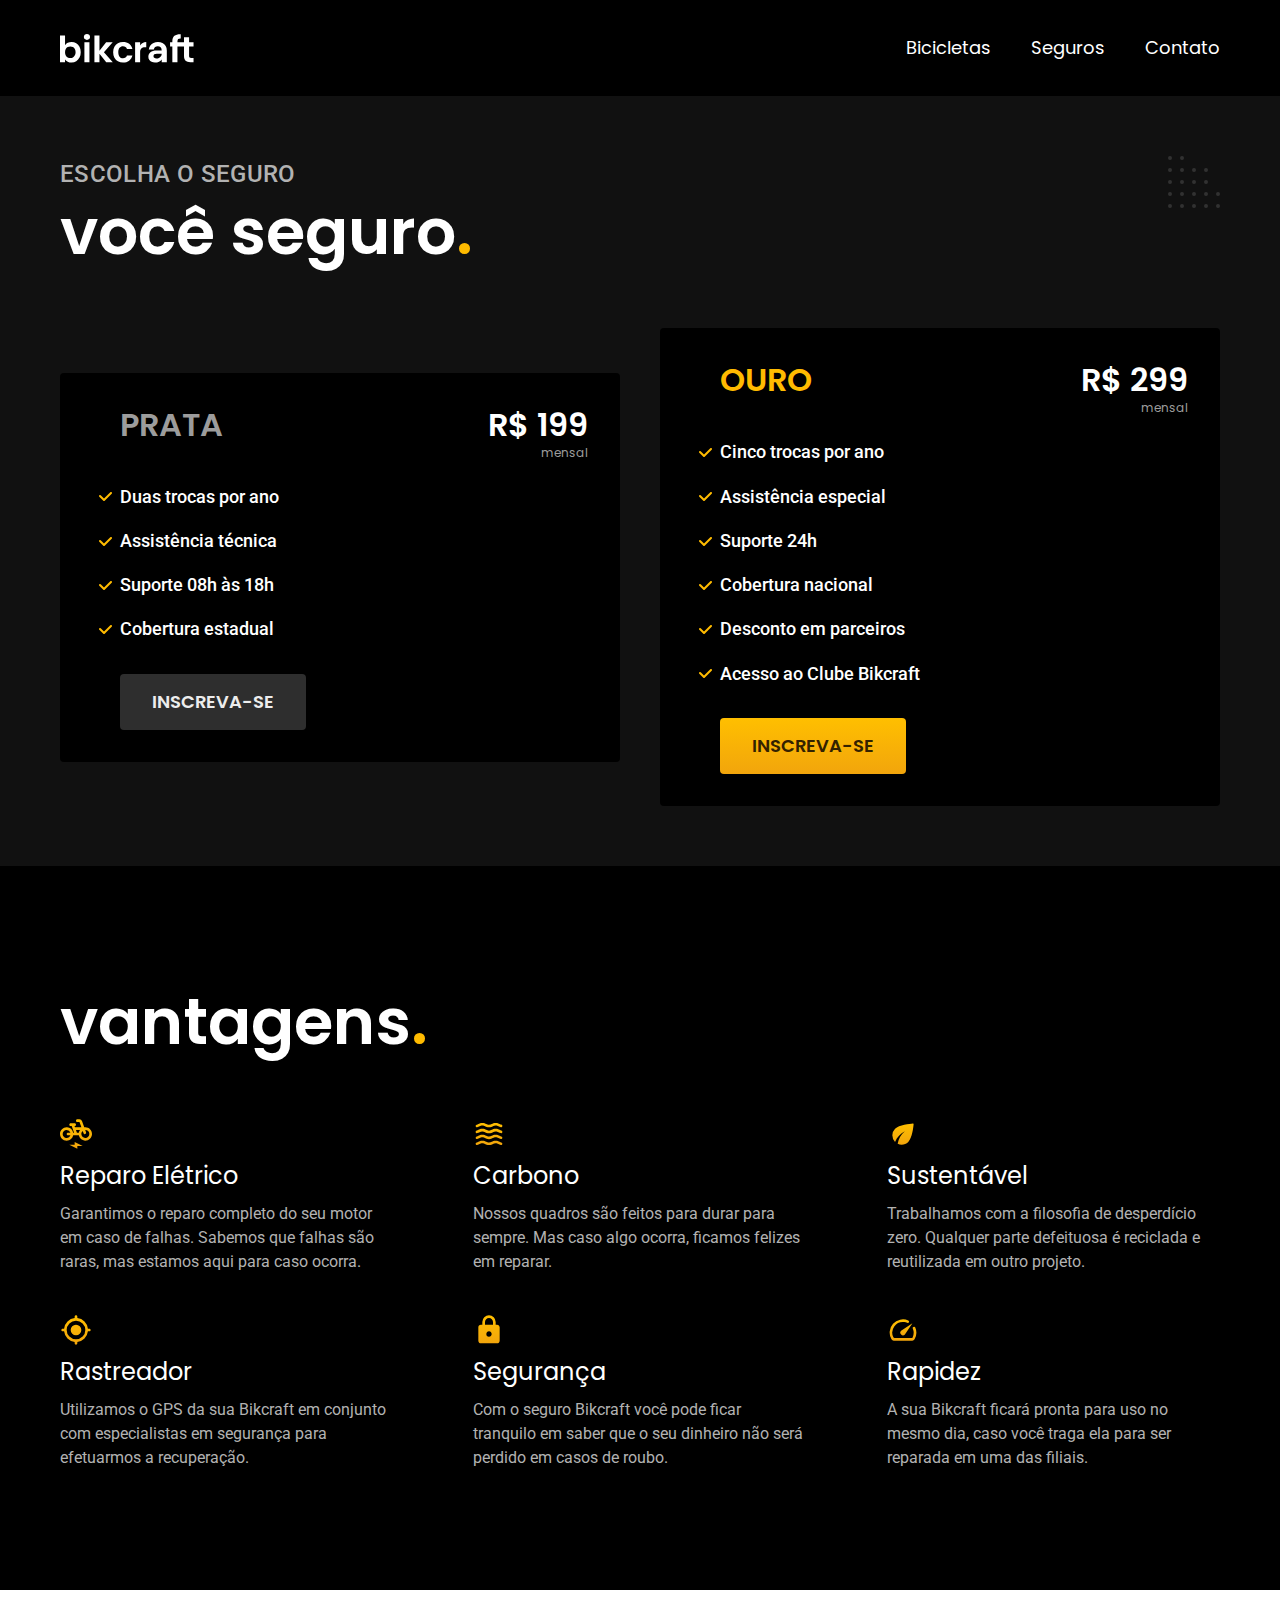
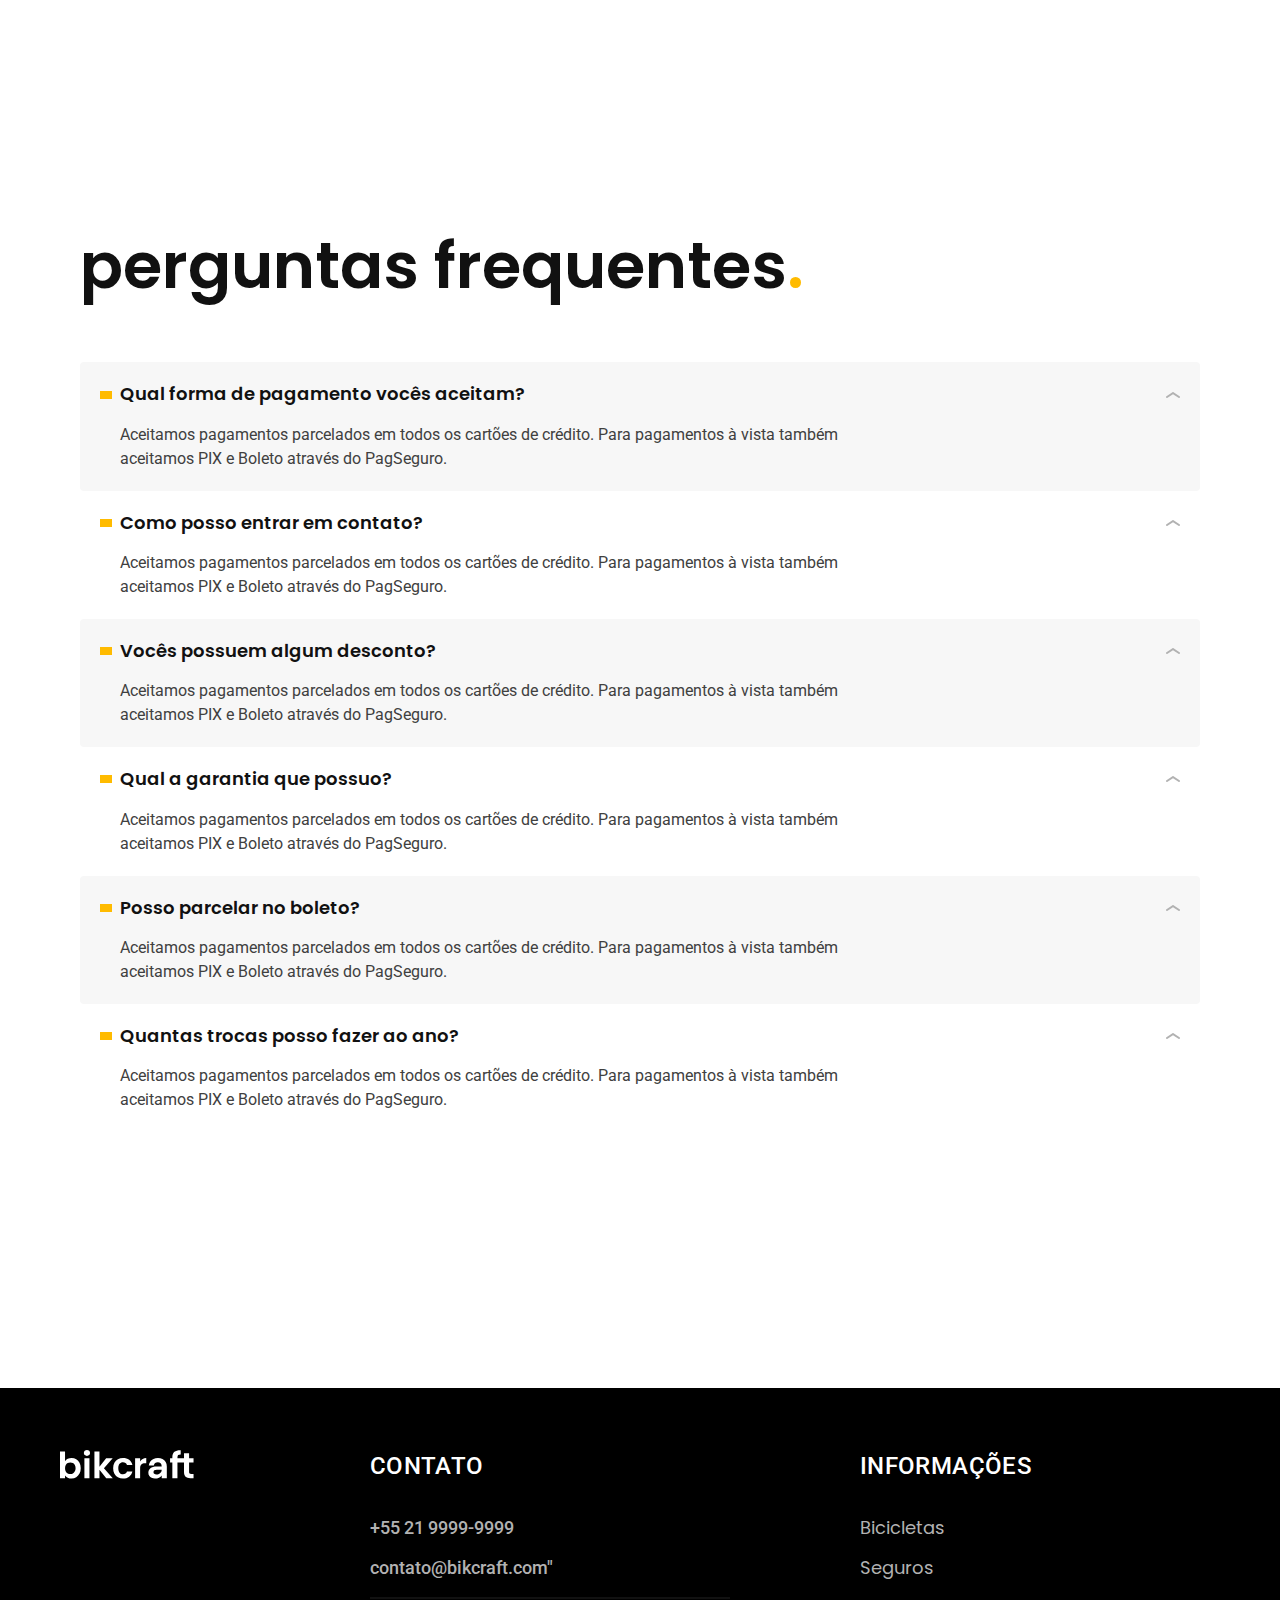
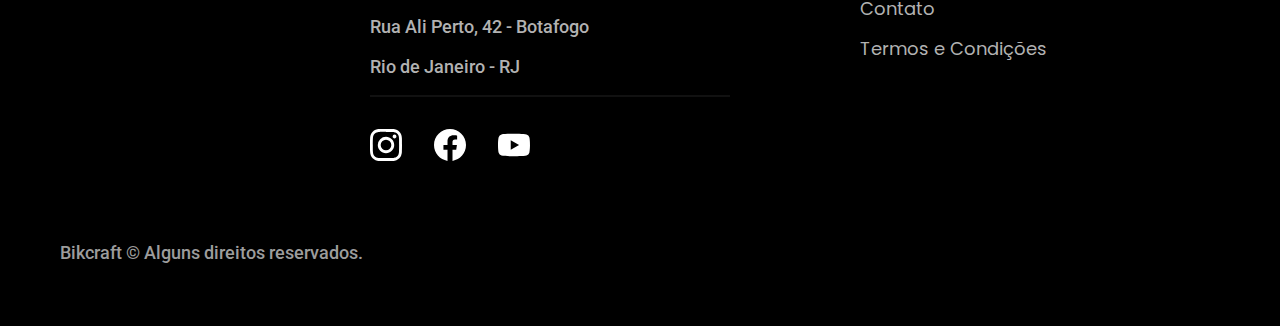
<file: seguros.html>
<!DOCTYPE html>
<html lang="pt-br">

<head>
  <meta charset="UTF-8">
  <meta name="viewport" content="width=device-width, initial-scale=1.0">
  <title>Seguros | Bikcraft</title>
  <meta name="description" content="Seguros.">

  <link rel="preload" href="./css/style.css" as="style">
  <link rel="stylesheet" href="./css/style.css">

  <link rel="preconnect" href="https://fonts.googleapis.com">
  <link rel="preconnect" href="https://fonts.gstatic.com" crossorigin>
  <link href="https://fonts.googleapis.com/css2?family=Merriweather:ital,wght@1,900&family=Poppins:wght@400;600&family=Roboto:wght@400;500&display=swap" rel="stylesheet">
</head>

<body id="seguros">
  <header class="header-bg">
    <div class="container header">
      <a href="./">
        <img src="./img/bikcraft.svg" alt="Bikcraft">
      </a>
      <nav aria-label="primaria">
        <ul class="header-menu font-1-m cor-0">
          <li><a href="./bicicletas.html">Bicicletas</a></li>
          <li><a href="./seguros.html">Seguros</a></li>
          <li><a href="./contato.html">Contato</a></li>
        </ul>
      </nav>
    </div>
  </header>

  <main class="seguros-bg">
    <div class="titulo-bg">
      <div class="titulo container">
        <p class="font-2-l-b cor-5">Escolha o seguro</p>
        <h1 class="font-1-xxl cor-0">você seguro<span class="cor-p1">.</span></h1>
      </div>
    </div>

    <div class="seguros container">
      <div class="seguros-item">
        <h3 class="font-1-xl cor-6">PRATA</h3>
        <span class="font-1-xl cor-0">R$ 199<span class="font-1-xs cor-6">mensal</span></span>
        <ul class="font-2-m cor-0">
          <li>Duas trocas por ano</li>
          <li>Assistência técnica</li>
          <li>Suporte 08h às 18h</li>
          <li>Cobertura estadual</li>
        </ul>
        <a href="./orcamento.html" class="botao secundario">Inscreva-se</a>
      </div>
      <div class="seguros-item">
        <h3 class="font-1-xl cor-p1">OURO</h3>
        <span class="font-1-xl cor-0">R$ 299<span class="font-1-xs cor-6">mensal</span></span>
        <ul class="font-2-m cor-0">
          <li>Cinco trocas por ano</li>
          <li>Assistência especial</li>
          <li>Suporte 24h</li>
          <li>Cobertura nacional</li>
          <li>Desconto em parceiros</li>
          <li>Acesso ao Clube Bikcraft</li>
        </ul>
        <a href="./orcamento.html" class="botao">Inscreva-se</a>
      </div>
    </div>
  </main>
  <article class="vantagens-bg">
    <div class="vantagens container">
      <h2 class="font-1-xxl cor-0">vantagens<span class="cor-p1">.</span></h2>
      <ul>
        <li>
          <img src="./img/icones/eletrica.svg" alt="">
          <h3 class="font-1-l cor-0">Reparo Elétrico</h3>
          <p class="font-2-s cor-5">Garantimos o reparo completo do seu motor em caso de falhas. Sabemos que falhas são raras, mas estamos aqui para caso ocorra.</p>
        </li>
        <li>
          <img src="./img/icones/carbono.svg" alt="">
          <h3 class="font-1-l cor-0">Carbono</h3>
          <p class="font-2-s cor-5">Nossos quadros são feitos para durar para sempre. Mas caso algo ocorra, ficamos felizes em reparar.</p>
        </li>
        <li>
          <img src="./img/icones/sustentavel.svg" alt="">
          <h3 class="font-1-l cor-0">Sustentável</h3>
          <p class="font-2-s cor-5">Trabalhamos com a filosofia de desperdício zero. Qualquer parte defeituosa é reciclada e reutilizada em outro projeto.</p>
        </li>
        <li>
          <img src="./img/icones/rastreador.svg" alt="">
          <h3 class="font-1-l cor-0">Rastreador</h3>
          <p class="font-2-s cor-5">Utilizamos o GPS da sua Bikcraft em conjunto com especialistas em segurança para efetuarmos a recuperação.</p>
        </li>
        <li>
          <img src="./img/icones/seguro.svg" alt="">
          <h3 class="font-1-l cor-0">Segurança</h3>
          <p class="font-2-s cor-5">Com o seguro Bikcraft você pode ficar tranquilo em saber que o seu dinheiro não será perdido em casos de roubo.</p>
        </li>
        <li>
          <img src="./img/icones/velocidade.svg" alt="">
          <h3 class="font-1-l cor-0">Rapidez</h3>
          <p class="font-2-s cor-5">A sua Bikcraft ficará pronta para uso no mesmo dia, caso você traga ela para ser reparada em uma das filiais.</p>
        </li>
      </ul>
    </div>
  </article>
  <article class="perguntas container">
    <div class="vantagens container">
      <h2 class="font-1-xxl">perguntas frequentes<span class="cor-p1">.</span></h2>
      <dl>
        <div>
          <dt class="font-1-m-b">Qual forma de pagamento vocês aceitam?</dt>
          <dd class="font-2-s cor-9">Aceitamos pagamentos parcelados em todos os cartões de crédito. Para pagamentos à vista também aceitamos PIX e Boleto através do PagSeguro.</dd>
        </div>
        <div>
          <dt class="font-1-m-b">Como posso entrar em contato?</dt>
          <dd class="font-2-s cor-9">Aceitamos pagamentos parcelados em todos os cartões de crédito. Para pagamentos à vista também aceitamos PIX e Boleto através do PagSeguro.</dd>
        </div>
        <div>
          <dt class="font-1-m-b">Vocês possuem algum desconto?</dt>
          <dd class="font-2-s cor-9">Aceitamos pagamentos parcelados em todos os cartões de crédito. Para pagamentos à vista também aceitamos PIX e Boleto através do PagSeguro.</dd>
        </div>
        <div>
          <dt class="font-1-m-b">Qual a garantia que possuo?</dt>
          <dd class="font-2-s cor-9">Aceitamos pagamentos parcelados em todos os cartões de crédito. Para pagamentos à vista também aceitamos PIX e Boleto através do PagSeguro.</dd>
        </div>
        <div>
          <dt class="font-1-m-b">Posso parcelar no boleto?</dt>
          <dd class="font-2-s cor-9">Aceitamos pagamentos parcelados em todos os cartões de crédito. Para pagamentos à vista também aceitamos PIX e Boleto através do PagSeguro.</dd>
        </div>
        <div>
          <dt class="font-1-m-b">Quantas trocas posso fazer ao ano?</dt>
          <dd class="font-2-s cor-9">Aceitamos pagamentos parcelados em todos os cartões de crédito. Para pagamentos à vista também aceitamos PIX e Boleto através do PagSeguro.</dd>
        </div>
      </dl>
  </article>

  <footer class="footer-bg">
    <div class="footer container">
      <img src="./img/bikcraft.svg" alt="Bikcraft">
      <div class="footer-contato">
        <h3 class="font-2-l-b cor-0">Contato</h3>
        <ul class="font-2-m cor-5">
          <li><a href="tel:+552199999999">+55 21 9999-9999</a></li>
          <li><a href="mailto:contato@bikcraft.com">contato@bikcraft.com"</a></li>
          <li>Rua Ali Perto, 42 - Botafogo</li>
          <li>Rio de Janeiro - RJ</li>
        </ul>
        <div class="footer-redes">
          <a href="./">
            <img src="./img/redes/instagram.svg" alt="Instagram">
          </a>
          <a href="./">
            <img src="./img/redes/facebook.svg" alt="Facebook">
          </a>
          <a href="./">
            <img src="./img/redes/youtube.svg" alt="Youtube">
          </a>
        </div>
      </div>
      <div class="footer-informacoes">
        <h3 class="font-2-l-b cor-0">Informações</h3>
        <nav>
          <ul class="font-1-m cor-5">
            <li><a href="./bicicletas.html">Bicicletas</a></li>
            <li><a href="./seguros.html">Seguros</a></li>
            <li><a href="./contato.html">Contato</a></li>
            <li><a href="./termos.html">Termos e Condições</a></li>
          </ul>
        </nav>
      </div>
      <p class="footer-copy font-2-m cor-6">Bikcraft © Alguns direitos reservados.</p>
    </div>
  </footer>
</body>
</file>
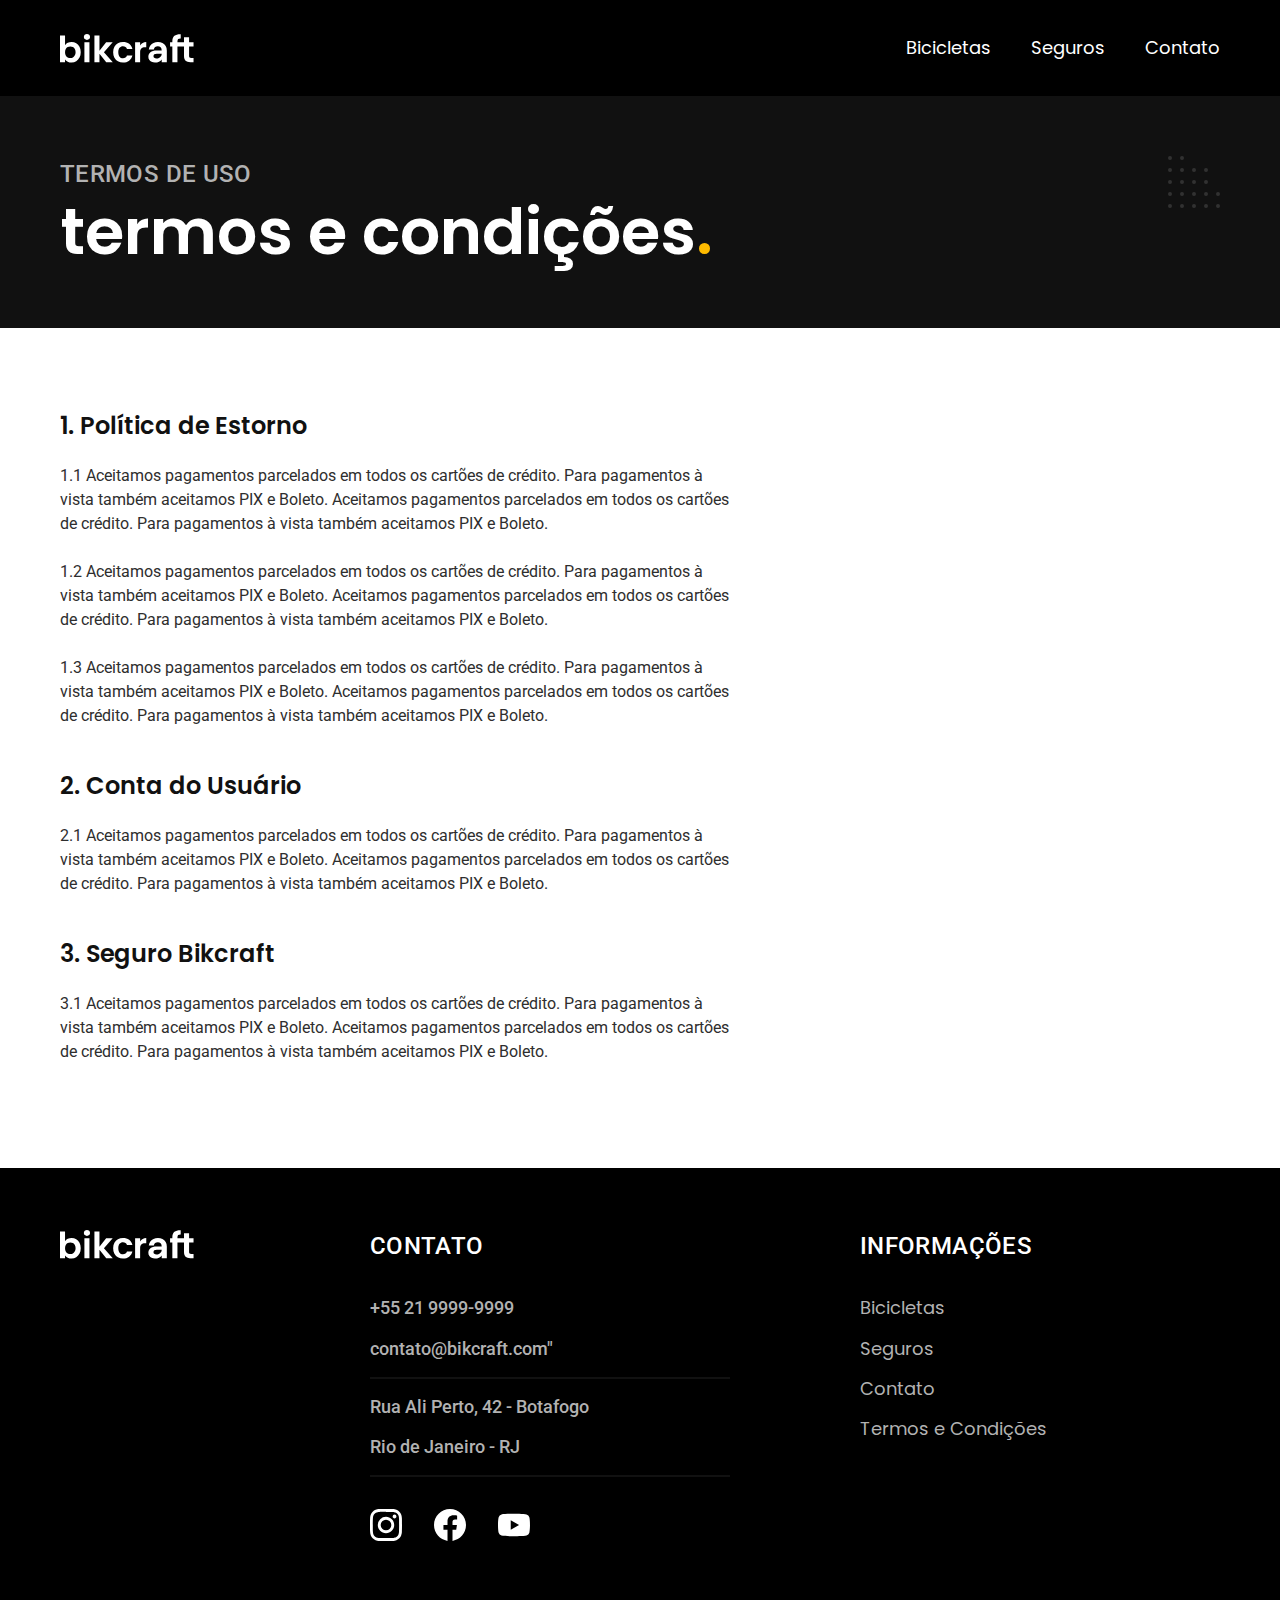
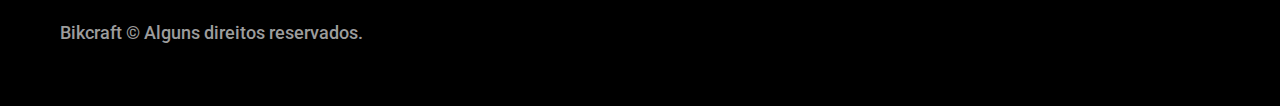
<file: termos.html>
<!DOCTYPE html>
<html lang="pt-br">

<head>
  <meta charset="UTF-8">
  <meta name="viewport" content="width=device-width, initial-scale=1.0">
  <title>Termos e Condições | Bikcraft</title>
  <meta name="description" content="Termos e Condições.">

  <link rel="preload" href="./css/style.css" as="style">
  <link rel="stylesheet" href="./css/style.css">

  <link rel="preconnect" href="https://fonts.googleapis.com">
  <link rel="preconnect" href="https://fonts.gstatic.com" crossorigin>
  <link href="https://fonts.googleapis.com/css2?family=Merriweather:ital,wght@1,900&family=Poppins:wght@400;600&family=Roboto:wght@400;500&display=swap" rel="stylesheet">
</head>

<body id="termos">
  <header class="header-bg">
    <div class="container header">
      <a href="./">
        <img src="./img/bikcraft.svg" alt="Bikcraft">
      </a>
      <nav aria-label="primaria">
        <ul class="header-menu font-1-m cor-0">
          <li><a href="./bicicletas.html">Bicicletas</a></li>
          <li><a href="./seguros.html">Seguros</a></li>
          <li><a href="./contato.html">Contato</a></li>
        </ul>
      </nav>
    </div>
  </header>

  <main>
    <div class="titulo-bg">
      <div class="titulo container">
        <p class="font-2-l-b cor-5">Termos de uso</p>
        <h1 class="font-1-xxl cor-0">termos e condições<span class="cor-p1">.</span></h1>
      </div>
    </div>
    <div class="termos container font-2-s cor-10">
      <h2 class="font-1-l cor-11">1. Política de Estorno</h2>
      <p>1.1 Aceitamos pagamentos parcelados em todos os cartões de crédito. Para pagamentos à vista também aceitamos PIX e Boleto. Aceitamos pagamentos parcelados em todos os cartões de crédito. Para pagamentos à vista também aceitamos PIX e Boleto.</p>
      <p>1.2 Aceitamos pagamentos parcelados em todos os cartões de crédito. Para pagamentos à vista também aceitamos PIX e Boleto. Aceitamos pagamentos parcelados em todos os cartões de crédito. Para pagamentos à vista também aceitamos PIX e Boleto.</p>
      <p>1.3 Aceitamos pagamentos parcelados em todos os cartões de crédito. Para pagamentos à vista também aceitamos PIX e Boleto. Aceitamos pagamentos parcelados em todos os cartões de crédito. Para pagamentos à vista também aceitamos PIX e Boleto.</p>
      <h2 class="font-1-l cor-11">2. Conta do Usuário</h2>
      <p>2.1 Aceitamos pagamentos parcelados em todos os cartões de crédito. Para pagamentos à vista também aceitamos PIX e Boleto. Aceitamos pagamentos parcelados em todos os cartões de crédito. Para pagamentos à vista também aceitamos PIX e Boleto.</p>
      <h2 class="font-1-l cor-11">3. Seguro Bikcraft</h2>
      <p>3.1 Aceitamos pagamentos parcelados em todos os cartões de crédito. Para pagamentos à vista também aceitamos PIX e Boleto. Aceitamos pagamentos parcelados em todos os cartões de crédito. Para pagamentos à vista também aceitamos PIX e Boleto.</p>
    </div>
  </main>


  <footer class="footer-bg">
    <div class="footer container">
      <img src="./img/bikcraft.svg" alt="Bikcraft">
      <div class="footer-contato">
        <h3 class="font-2-l-b cor-0">Contato</h3>
        <ul class="font-2-m cor-5">
          <li><a href="tel:+552199999999">+55 21 9999-9999</a></li>
          <li><a href="mailto:contato@bikcraft.com">contato@bikcraft.com"</a></li>
          <li>Rua Ali Perto, 42 - Botafogo</li>
          <li>Rio de Janeiro - RJ</li>
        </ul>
        <div class="footer-redes">
          <a href="./">
            <img src="./img/redes/instagram.svg" alt="Instagram">
          </a>
          <a href="./">
            <img src="./img/redes/facebook.svg" alt="Facebook">
          </a>
          <a href="./">
            <img src="./img/redes/youtube.svg" alt="Youtube">
          </a>
        </div>
      </div>
      <div class="footer-informacoes">
        <h3 class="font-2-l-b cor-0">Informações</h3>
        <nav>
          <ul class="font-1-m cor-5">
            <li><a href="./bicicletas.html">Bicicletas</a></li>
            <li><a href="./seguros.html">Seguros</a></li>
            <li><a href="./contato.html">Contato</a></li>
            <li><a href="./termos.html">Termos e Condições</a></li>
          </ul>
        </nav>
      </div>
      <p class="footer-copy font-2-m cor-6">Bikcraft © Alguns direitos reservados.</p>
    </div>
  </footer>
</body>
</file>
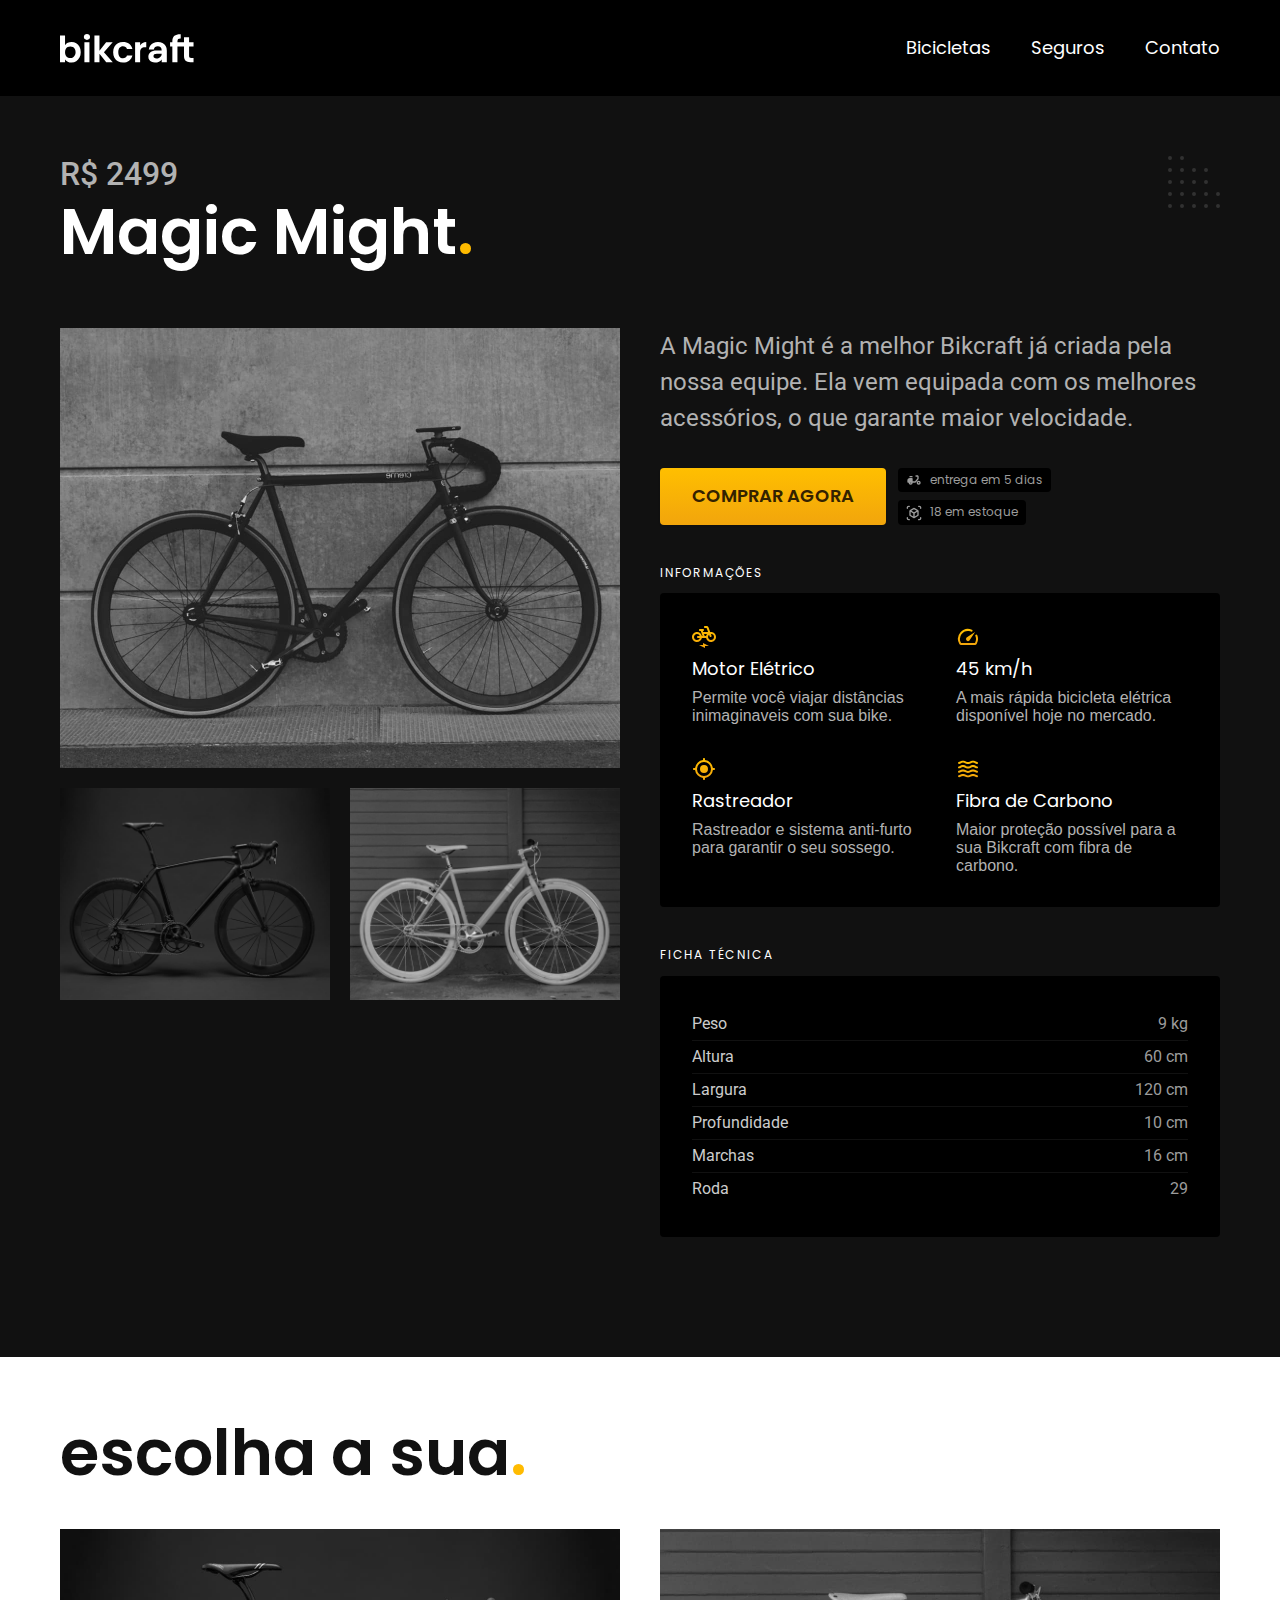
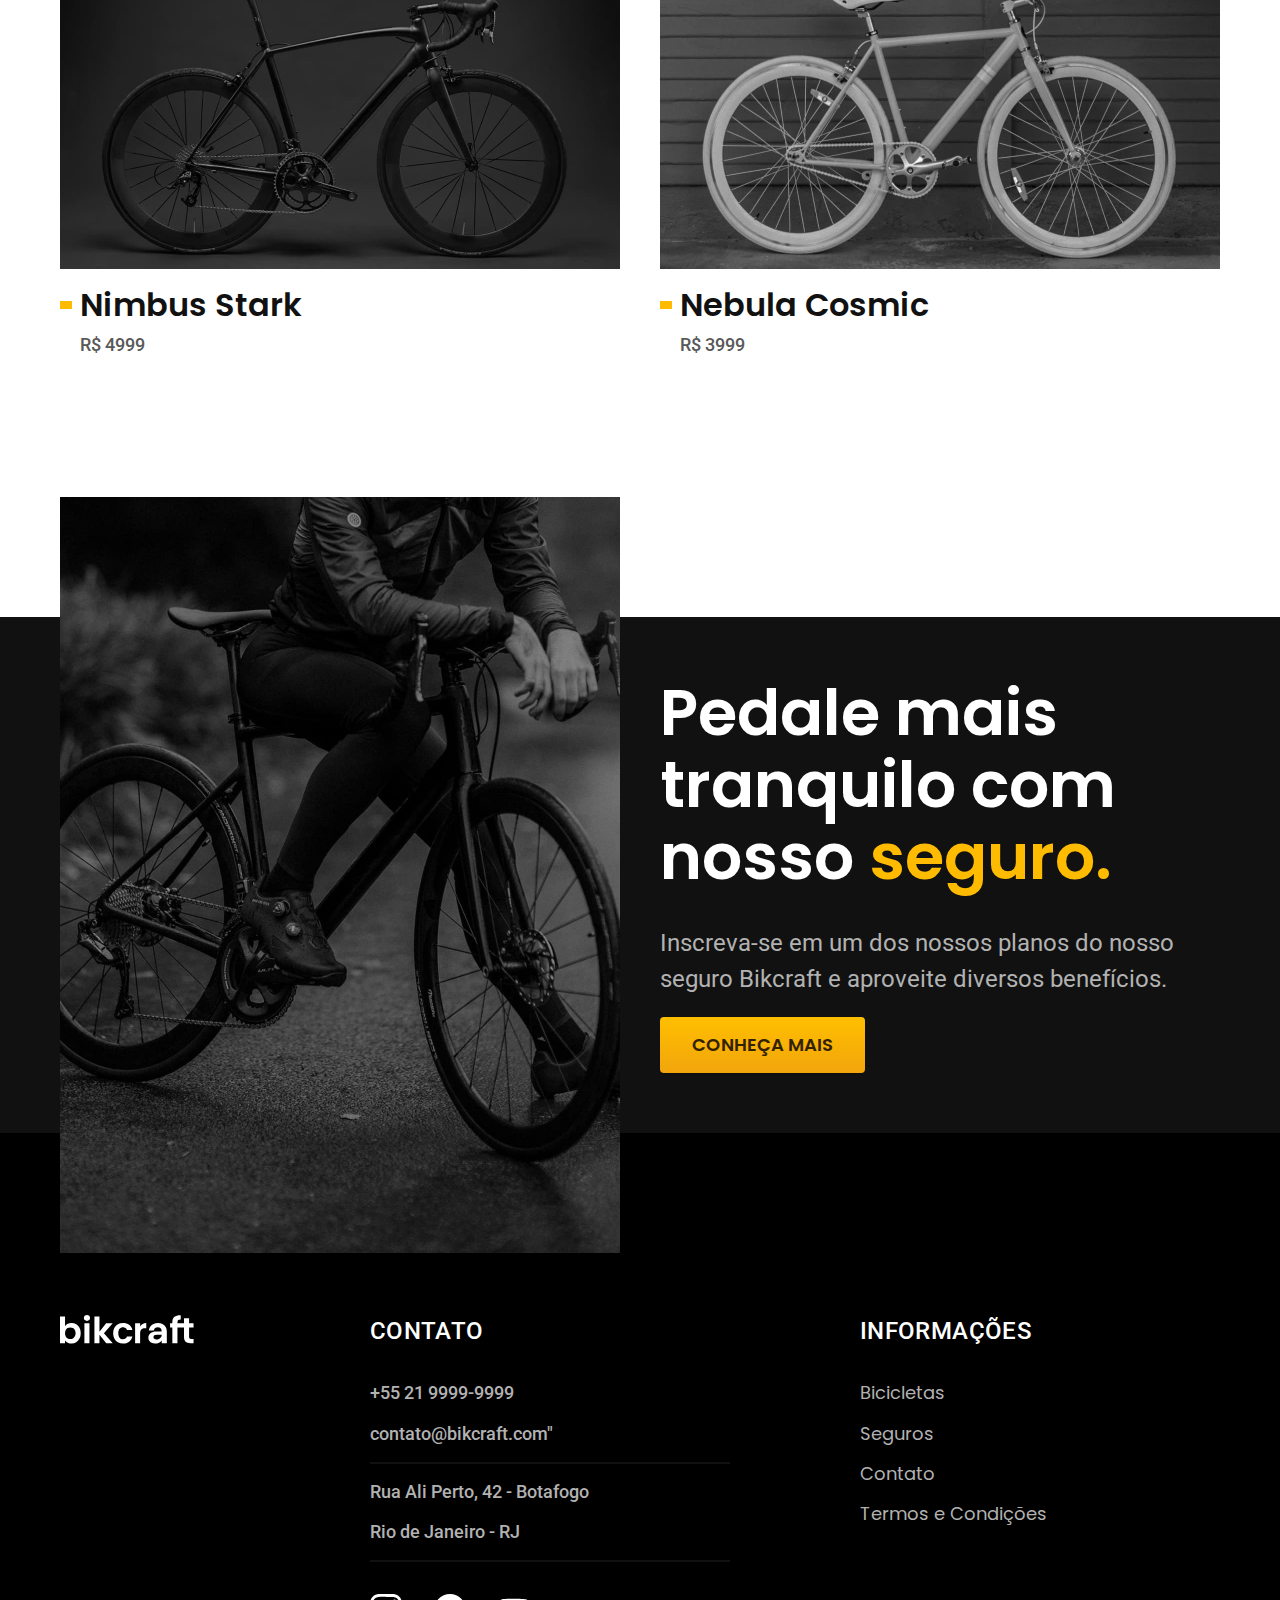
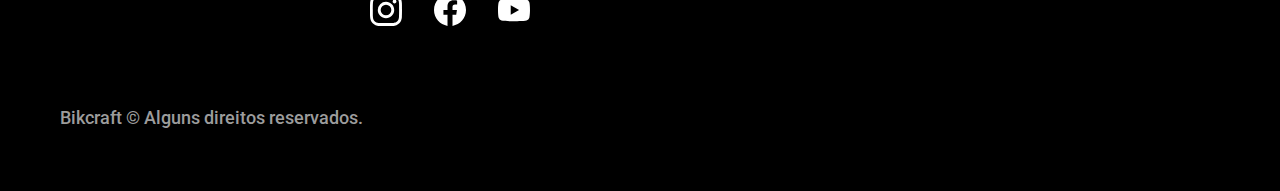
<file: bicicletas/magic.html>
<!DOCTYPE html>
<html lang="pt-br">

<head>
  <meta charset="UTF-8">
  <meta name="viewport" content="width=device-width, initial-scale=1.0">
  <title>Magic | Bikcraft</title>
  <meta name="description" content="Termos e Condições.">

  <link rel="stylesheet" href="../css/style.css">

  <link rel="preconnect" href="https://fonts.googleapis.com">
  <link rel="preconnect" href="https://fonts.gstatic.com" crossorigin>
  <link href="https://fonts.googleapis.com/css2?family=Merriweather:ital,wght@1,900&family=Poppins:wght@400;600&family=Roboto:wght@400;500&display=swap" rel="stylesheet">
</head>

<body id="bicicleta">
  <header class="header-bg">
    <div class="container header">
      <a href="../">
        <img src="../img/bikcraft.svg" alt="Bikcraft">
      </a>
      <nav aria-label="primaria">
        <ul class="header-menu font-1-m cor-0">
          <li><a href="../bicicletas.html">Bicicletas</a></li>
          <li><a href="../seguros.html">Seguros</a></li>
          <li><a href="../contato.html">Contato</a></li>
        </ul>
      </nav>
    </div>
  </header>

  <main class="titulo-bg">
    <div>
      <div class="titulo container">
        <p class="font-2-xl cor-5">R$ 2499</p>
        <h1 class="font-1-xxl cor-0">Magic Might<span class="cor-p1">.</span></h1>
      </div>
    </div>
    <div class="bicicleta container">
      <div class="bicicleta-imagens">
        <img src="../img/bicicleta/nimbus2.jpg" alt="">
        <img src="../img/bicicleta/nimbus1.jpg" alt="">
        <img src="../img/bicicleta/nimbus3.jpg" alt="">
      </div>
      <div class="bicicleta-conteudo">
        <p class="font-2-l cor-5">A Magic Might é a melhor Bikcraft já criada pela nossa equipe. Ela vem equipada com os melhores acessórios, o que garante maior velocidade.</p>
        <div class="bicicleta-comprar">
          <a class="botao" href="../orcamento.html">Comprar Agora</a>
          <span class="font-1-xs cor-6"><img src="../img/icones/entrega.svg" alt="">entrega em 5 dias</span>
          <span class="font-1-xs cor-6"><img src="../img/icones/estoque.svg" alt="">18 em estoque</span>
        </div>

        <h2 class="font-1-xs cor-0">Informações</h2>
        <ul class="bicicleta-informacoes">
          <li>
            <img src="../img/icones/eletrica.svg" alt="">
            <h3 class="font-1-m cor-0">Motor Elétrico</h3>
            <p class="font-2-x cor-5">Permite você viajar distâncias inimaginaveis com sua bike.</p>
          </li>
          <li>
            <img src="../img/icones/velocidade.svg" alt="">
            <h3 class="font-1-m cor-0">45 km/h</h3>
            <p class="font-2-x cor-5">A mais rápida bicicleta elétrica disponível hoje no mercado.</p>
          </li>
          <li>
            <img src="../img/icones/rastreador.svg" alt="">
            <h3 class="font-1-m cor-0">Rastreador</h3>
            <p class="font-2-x cor-5">Rastreador e sistema anti-furto para garantir o seu sossego.</p>
          </li>
          <li>
            <img src="../img/icones/carbono.svg" alt="">
            <h3 class="font-1-m cor-0">Fibra de Carbono</h3>
            <p class="font-2-x cor-5">Maior proteção possível para a sua Bikcraft com fibra de carbono.</p>
          </li>
        </ul>
        <h2 class="font-1-xs cor-0">Ficha Técnica</h2>
        <ul class="bicicleta-ficha font-2-s cor-4">
          <li>Peso <span>9 kg</span></li>
          <li>Altura <span>60 cm</span></li>
          <li>Largura <span>120 cm</span></li>
          <li>Profundidade <span>10 cm</span></li>
          <li>Marchas <span>16 cm</span></li>
          <li>Roda <span>29</span></li>
        </ul>
      </div>
    </div>
  </main>
  <article class="bicicletas-lista container">
    <h2 class="font-1-xxl">escolha a sua<span class="cor-p1">.</span></h2>
    <ul>
      <li>
        <a href="./nimbus.html">
          <img src="../img/bicicletas/nimbus.jpg" alt="Bicicleta preta">
          <h3 class="font-1-xl">Nimbus Stark</h3>
          <span class="font-2-m cor-8">R$ 4999</span>
        </a>
      </li>
      <li>
        <a href="./nebula.html">
          <img src="../img/bicicletas/nebula.jpg" alt="Bicicleta preta">
          <h3 class="font-1-xl">Nebula Cosmic</h3>
          <span class="font-2-m cor-8">R$ 3999</span>
        </a>
      </li>
    </ul>
  </article>
  <article class="seguro-bg">
    <div class="seguro container">
      <div class="seguro-imagem">
        <img src="../img/fotos/seguros.jpg" alt="Pessoa parada em cima de uma bicicleta.">
      </div>
      <div class="seguro-conteudo">
        <h2 class="font-1-xxl cor-0">Pedale mais tranquilo com nosso <span class="cor-p1">seguro.</span></h2>
        <p class="font-2-l cor-5">Inscreva-se em um dos nossos planos do nosso seguro Bikcraft e aproveite diversos benefícios.</p>
        <a class="botao" href="../seguros.html">Conheça Mais</a>
      </div>
    </div>
  </article>

  <footer class="footer-bg">
    <div class="footer container">
      <img src="../img/bikcraft.svg" alt="Bikcraft">
      <div class="footer-contato">
        <h3 class="font-2-l-b cor-0">Contato</h3>
        <ul class="font-2-m cor-5">
          <li><a href="tel:+552199999999">+55 21 9999-9999</a></li>
          <li><a href="mailto:contato@bikcraft.com">contato@bikcraft.com"</a></li>
          <li>Rua Ali Perto, 42 - Botafogo</li>
          <li>Rio de Janeiro - RJ</li>
        </ul>
        <div class="footer-redes">
          <a href="../">
            <img src="../img/redes/instagram.svg" alt="Instagram">
          </a>
          <a href="../">
            <img src="../img/redes/facebook.svg" alt="Facebook">
          </a>
          <a href="../">
            <img src="../img/redes/youtube.svg" alt="Youtube">
          </a>
        </div>
      </div>
      <div class="footer-informacoes">
        <h3 class="font-2-l-b cor-0">Informações</h3>
        <nav>
          <ul class="font-1-m cor-5">
            <li><a href="../bicicletas.html">Bicicletas</a></li>
            <li><a href="../seguros.html">Seguros</a></li>
            <li><a href="../contato.html">Contato</a></li>
            <li><a href="../termos.html">Termos e Condições</a></li>
          </ul>
        </nav>
      </div>
      <p class="footer-copy font-2-m cor-6">Bikcraft © Alguns direitos reservados.</p>
    </div>
  </footer>
</body>
</file>
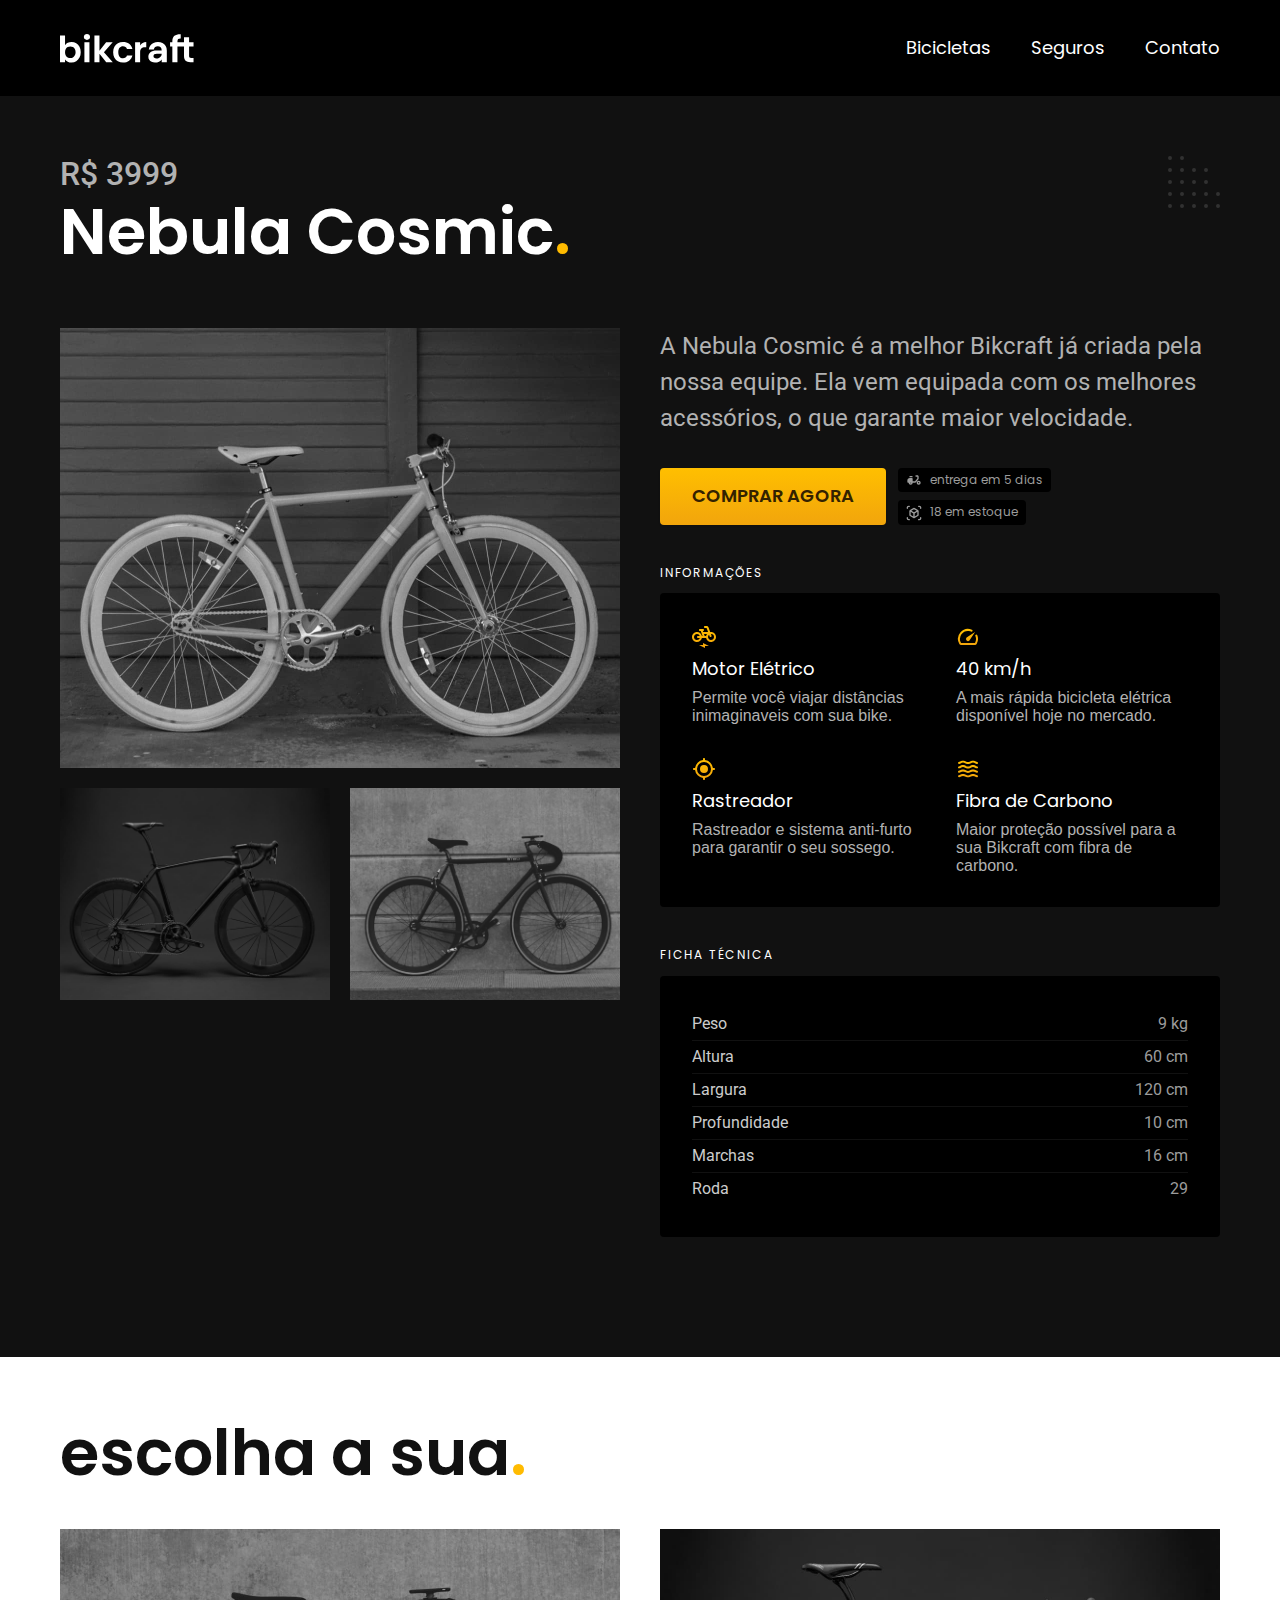
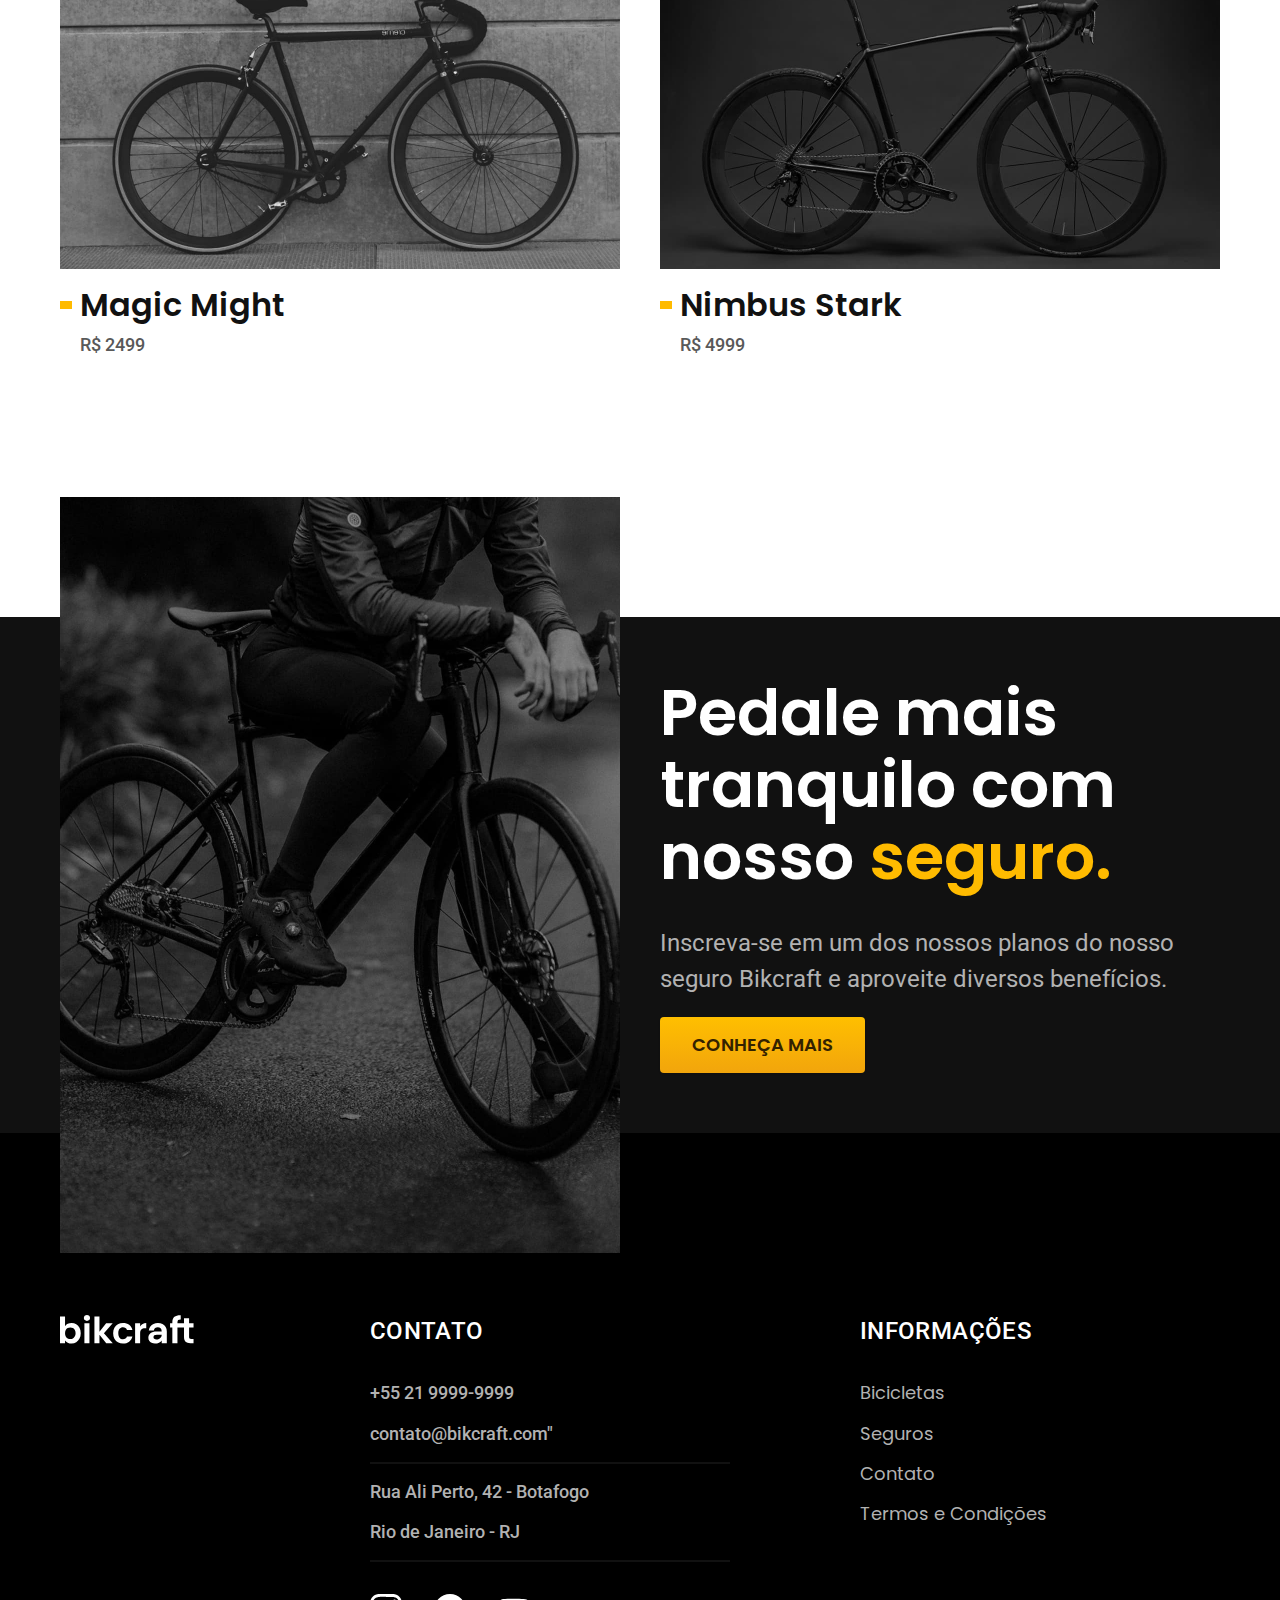
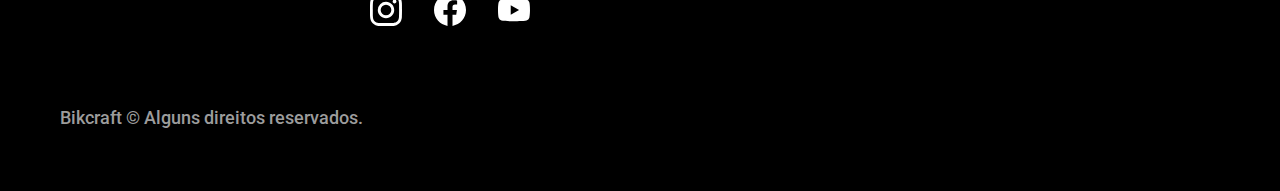
<file: bicicletas/nebula.html>
<!DOCTYPE html>
<html lang="pt-br">

<head>
  <meta charset="UTF-8">
  <meta name="viewport" content="width=device-width, initial-scale=1.0">
  <title>Nebula | Bikcraft</title>
  <meta name="description" content="Termos e Condições.">

  <link rel="stylesheet" href="../css/style.css">

  <link rel="preconnect" href="https://fonts.googleapis.com">
  <link rel="preconnect" href="https://fonts.gstatic.com" crossorigin>
  <link href="https://fonts.googleapis.com/css2?family=Merriweather:ital,wght@1,900&family=Poppins:wght@400;600&family=Roboto:wght@400;500&display=swap" rel="stylesheet">
</head>

<body id="bicicleta">
  <header class="header-bg">
    <div class="container header">
      <a href="../">
        <img src="../img/bikcraft.svg" alt="Bikcraft">
      </a>
      <nav aria-label="primaria">
        <ul class="header-menu font-1-m cor-0">
          <li><a href="../bicicletas.html">Bicicletas</a></li>
          <li><a href="../seguros.html">Seguros</a></li>
          <li><a href="../contato.html">Contato</a></li>
        </ul>
      </nav>
    </div>
  </header>

  <main class="titulo-bg">
    <div>
      <div class="titulo container">
        <p class="font-2-xl cor-5">R$ 3999</p>
        <h1 class="font-1-xxl cor-0">Nebula Cosmic<span class="cor-p1">.</span></h1>
      </div>
    </div>
    <div class="bicicleta container">
      <div class="bicicleta-imagens">
        <img src="../img/bicicleta/nimbus3.jpg" alt="">
        <img src="../img/bicicleta/nimbus1.jpg" alt="">
        <img src="../img/bicicleta/nimbus2.jpg" alt="">
      </div>
      <div class="bicicleta-conteudo">
        <p class="font-2-l cor-5">A Nebula Cosmic é a melhor Bikcraft já criada pela nossa equipe. Ela vem equipada com os melhores acessórios, o que garante maior velocidade.</p>
        <div class="bicicleta-comprar">
          <a class="botao" href="../orcamento.html">Comprar Agora</a>
          <span class="font-1-xs cor-6"><img src="../img/icones/entrega.svg" alt="">entrega em 5 dias</span>
          <span class="font-1-xs cor-6"><img src="../img/icones/estoque.svg" alt="">18 em estoque</span>
        </div>

        <h2 class="font-1-xs cor-0">Informações</h2>
        <ul class="bicicleta-informacoes">
          <li>
            <img src="../img/icones/eletrica.svg" alt="">
            <h3 class="font-1-m cor-0">Motor Elétrico</h3>
            <p class="font-2-x cor-5">Permite você viajar distâncias inimaginaveis com sua bike.</p>
          </li>
          <li>
            <img src="../img/icones/velocidade.svg" alt="">
            <h3 class="font-1-m cor-0">40 km/h</h3>
            <p class="font-2-x cor-5">A mais rápida bicicleta elétrica disponível hoje no mercado.</p>
          </li>
          <li>
            <img src="../img/icones/rastreador.svg" alt="">
            <h3 class="font-1-m cor-0">Rastreador</h3>
            <p class="font-2-x cor-5">Rastreador e sistema anti-furto para garantir o seu sossego.</p>
          </li>
          <li>
            <img src="../img/icones/carbono.svg" alt="">
            <h3 class="font-1-m cor-0">Fibra de Carbono</h3>
            <p class="font-2-x cor-5">Maior proteção possível para a sua Bikcraft com fibra de carbono.</p>
          </li>
        </ul>
        <h2 class="font-1-xs cor-0">Ficha Técnica</h2>
        <ul class="bicicleta-ficha font-2-s cor-4">
          <li>Peso <span>9 kg</span></li>
          <li>Altura <span>60 cm</span></li>
          <li>Largura <span>120 cm</span></li>
          <li>Profundidade <span>10 cm</span></li>
          <li>Marchas <span>16 cm</span></li>
          <li>Roda <span>29</span></li>
        </ul>
      </div>
    </div>
  </main>
  <article class="bicicletas-lista container">
    <h2 class="font-1-xxl">escolha a sua<span class="cor-p1">.</span></h2>
    <ul>
      <li>
        <a href="./magic.html">
          <img src="../img/bicicletas/magic.jpg" alt="Bicicleta preta">
          <h3 class="font-1-xl">Magic Might</h3>
          <span class="font-2-m cor-8">R$ 2499</span>
        </a>
      </li>
      <li>
        <a href="./nimbus.html">
          <img src="../img/bicicletas/nimbus.jpg" alt="Bicicleta preta">
          <h3 class="font-1-xl">Nimbus Stark</h3>
          <span class="font-2-m cor-8">R$ 4999</span>
        </a>
      </li>
    </ul>
  </article>
  <article class="seguro-bg">
    <div class="seguro container">
      <div class="seguro-imagem">
        <img src="../img/fotos/seguros.jpg" alt="Pessoa parada em cima de uma bicicleta.">
      </div>
      <div class="seguro-conteudo">
        <h2 class="font-1-xxl cor-0">Pedale mais tranquilo com nosso <span class="cor-p1">seguro.</span></h2>
        <p class="font-2-l cor-5">Inscreva-se em um dos nossos planos do nosso seguro Bikcraft e aproveite diversos benefícios.</p>
        <a class="botao" href="../seguros.html">Conheça Mais</a>
      </div>
    </div>
  </article>

  <footer class="footer-bg">
    <div class="footer container">
      <img src="../img/bikcraft.svg" alt="Bikcraft">
      <div class="footer-contato">
        <h3 class="font-2-l-b cor-0">Contato</h3>
        <ul class="font-2-m cor-5">
          <li><a href="tel:+552199999999">+55 21 9999-9999</a></li>
          <li><a href="mailto:contato@bikcraft.com">contato@bikcraft.com"</a></li>
          <li>Rua Ali Perto, 42 - Botafogo</li>
          <li>Rio de Janeiro - RJ</li>
        </ul>
        <div class="footer-redes">
          <a href="../">
            <img src="../img/redes/instagram.svg" alt="Instagram">
          </a>
          <a href="../">
            <img src="../img/redes/facebook.svg" alt="Facebook">
          </a>
          <a href="../">
            <img src="../img/redes/youtube.svg" alt="Youtube">
          </a>
        </div>
      </div>
      <div class="footer-informacoes">
        <h3 class="font-2-l-b cor-0">Informações</h3>
        <nav>
          <ul class="font-1-m cor-5">
            <li><a href="../bicicletas.html">Bicicletas</a></li>
            <li><a href="../seguros.html">Seguros</a></li>
            <li><a href="../contato.html">Contato</a></li>
            <li><a href="../termos.html">Termos e Condições</a></li>
          </ul>
        </nav>
      </div>
      <p class="footer-copy font-2-m cor-6">Bikcraft © Alguns direitos reservados.</p>
    </div>
  </footer>
</body>
</file>
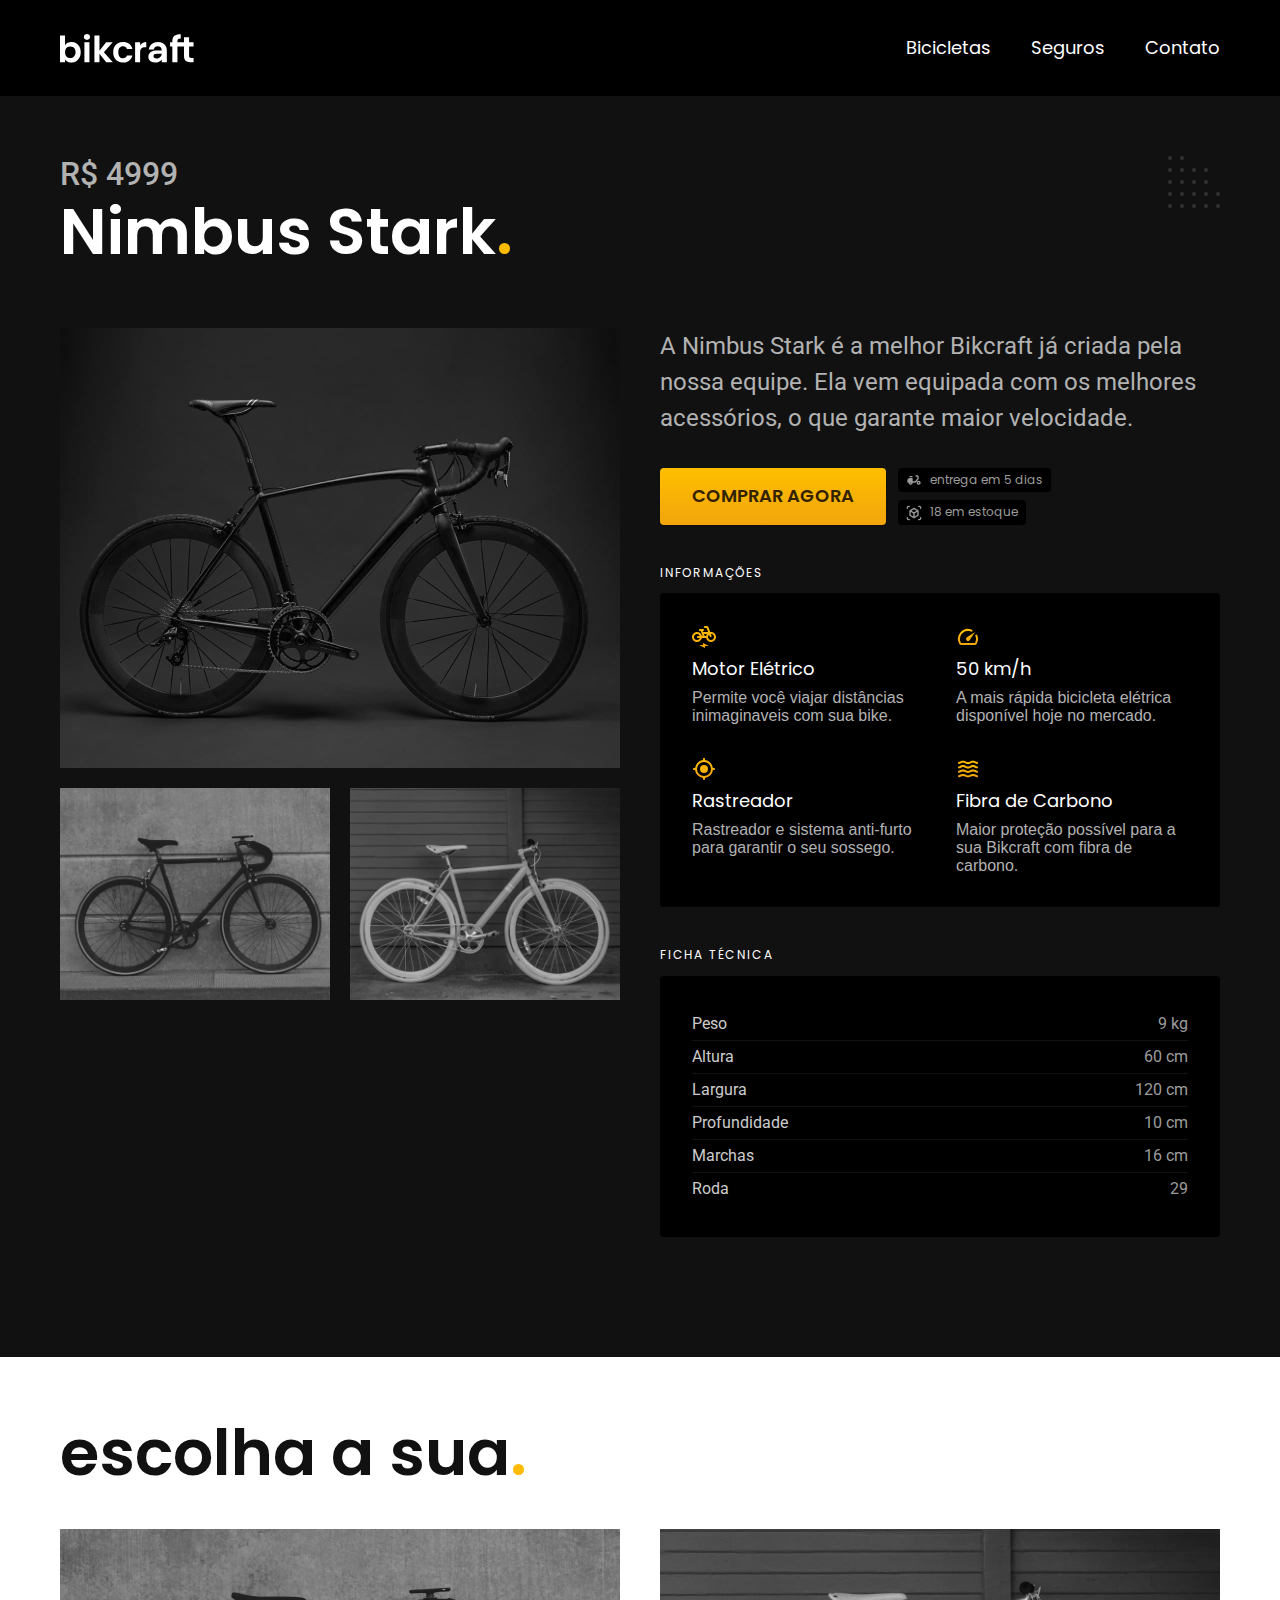
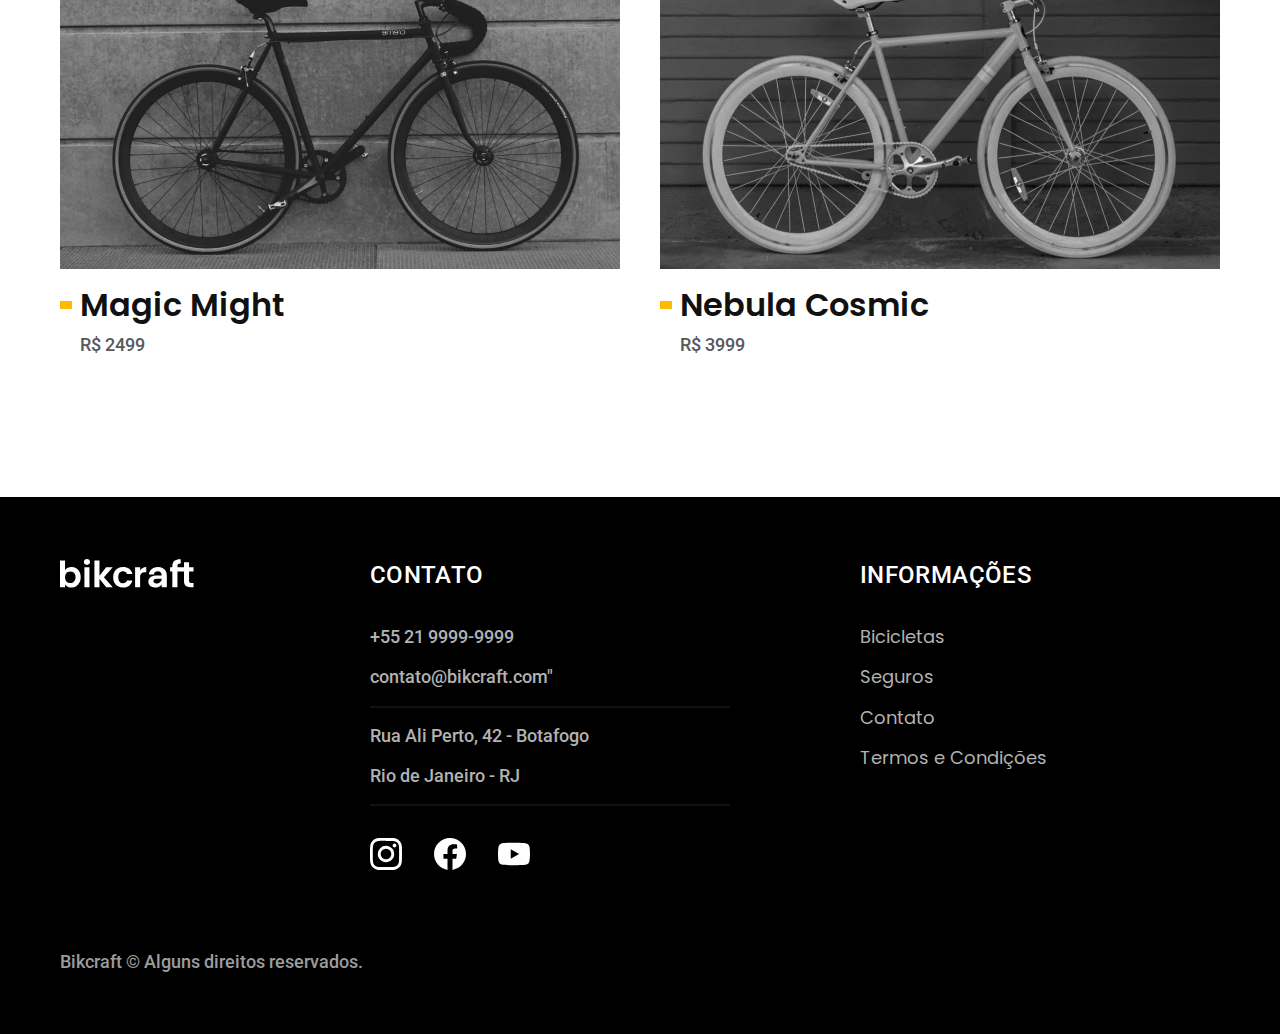
<file: bicicletas/nimbus.html>
<!DOCTYPE html>
<html lang="pt-br">

<head>
  <meta charset="UTF-8">
  <meta name="viewport" content="width=device-width, initial-scale=1.0">
  <title>Nimbus | Bikcraft</title>
  <meta name="description" content="Termos e Condições.">

  <link rel="stylesheet" href="../css/style.css">

  <link rel="preconnect" href="https://fonts.googleapis.com">
  <link rel="preconnect" href="https://fonts.gstatic.com" crossorigin>
  <link href="https://fonts.googleapis.com/css2?family=Merriweather:ital,wght@1,900&family=Poppins:wght@400;600&family=Roboto:wght@400;500&display=swap" rel="stylesheet">
</head>

<body id="bicicleta">
  <header class="header-bg">
    <div class="container header">
      <a href="../">
        <img src="../img/bikcraft.svg" alt="Bikcraft">
      </a>
      <nav aria-label="primaria">
        <ul class="header-menu font-1-m cor-0">
          <li><a href="../bicicletas.html">Bicicletas</a></li>
          <li><a href="../seguros.html">Seguros</a></li>
          <li><a href="../contato.html">Contato</a></li>
        </ul>
      </nav>
    </div>
  </header>

  <main class="titulo-bg">
    <div>
      <div class="titulo container">
        <p class="font-2-xl cor-5">R$ 4999</p>
        <h1 class="font-1-xxl cor-0">Nimbus Stark<span class="cor-p1">.</span></h1>
      </div>
    </div>
    <div class="bicicleta container">
      <div class="bicicleta-imagens">
        <img src="../img/bicicleta/nimbus1.jpg" alt="">
        <img src="../img/bicicleta/nimbus2.jpg" alt="">
        <img src="../img/bicicleta/nimbus3.jpg" alt="">
      </div>
      <div class="bicicleta-conteudo">
        <p class="font-2-l cor-5">A Nimbus Stark é a melhor Bikcraft já criada pela nossa equipe. Ela vem equipada com os melhores acessórios, o que garante maior velocidade.</p>
        <div class="bicicleta-comprar">
          <a class="botao" href="../orcamento.html">Comprar Agora</a>
          <span class="font-1-xs cor-6"><img src="../img/icones/entrega.svg" alt="">entrega em 5 dias</span>
          <span class="font-1-xs cor-6"><img src="../img/icones/estoque.svg" alt="">18 em estoque</span>
        </div>

        <h2 class="font-1-xs cor-0">Informações</h2>
        <ul class="bicicleta-informacoes">
          <li>
            <img src="../img/icones/eletrica.svg" alt="">
            <h3 class="font-1-m cor-0">Motor Elétrico</h3>
            <p class="font-2-x cor-5">Permite você viajar distâncias inimaginaveis com sua bike.</p>
          </li>
          <li>
            <img src="../img/icones/velocidade.svg" alt="">
            <h3 class="font-1-m cor-0">50 km/h</h3>
            <p class="font-2-x cor-5">A mais rápida bicicleta elétrica disponível hoje no mercado.</p>
          </li>
          <li>
            <img src="../img/icones/rastreador.svg" alt="">
            <h3 class="font-1-m cor-0">Rastreador</h3>
            <p class="font-2-x cor-5">Rastreador e sistema anti-furto para garantir o seu sossego.</p>
          </li>
          <li>
            <img src="../img/icones/carbono.svg" alt="">
            <h3 class="font-1-m cor-0">Fibra de Carbono</h3>
            <p class="font-2-x cor-5">Maior proteção possível para a sua Bikcraft com fibra de carbono.</p>
          </li>
        </ul>
        <h2 class="font-1-xs cor-0">Ficha Técnica</h2>
        <ul class="bicicleta-ficha font-2-s cor-4">
          <li>Peso <span>9 kg</span></li>
          <li>Altura <span>60 cm</span></li>
          <li>Largura <span>120 cm</span></li>
          <li>Profundidade <span>10 cm</span></li>
          <li>Marchas <span>16 cm</span></li>
          <li>Roda <span>29</span></li>
        </ul>
      </div>
    </div>
  </main>
  <article class="bicicletas-lista container">
    <h2 class="font-1-xxl">escolha a sua<span class="cor-p1">.</span></h2>
    <ul>
      <li>
        <a href="./magic.html">
          <img src="../img/bicicletas/magic.jpg" alt="Bicicleta preta">
          <h3 class="font-1-xl">Magic Might</h3>
          <span class="font-2-m cor-8">R$ 2499</span>
        </a>
      </li>
      <li>
        <a href="./nebula.html">
          <img src="../img/bicicletas/nebula.jpg" alt="Bicicleta preta">
          <h3 class="font-1-xl">Nebula Cosmic</h3>
          <span class="font-2-m cor-8">R$ 3999</span>
        </a>
      </li>
    </ul>
  </article>

  <footer class="footer-bg">
    <div class="footer container">
      <img src="../img/bikcraft.svg" alt="Bikcraft">
      <div class="footer-contato">
        <h3 class="font-2-l-b cor-0">Contato</h3>
        <ul class="font-2-m cor-5">
          <li><a href="tel:+552199999999">+55 21 9999-9999</a></li>
          <li><a href="mailto:contato@bikcraft.com">contato@bikcraft.com"</a></li>
          <li>Rua Ali Perto, 42 - Botafogo</li>
          <li>Rio de Janeiro - RJ</li>
        </ul>
        <div class="footer-redes">
          <a href="../">
            <img src="../img/redes/instagram.svg" alt="Instagram">
          </a>
          <a href="../">
            <img src="../img/redes/facebook.svg" alt="Facebook">
          </a>
          <a href="../">
            <img src="../img/redes/youtube.svg" alt="Youtube">
          </a>
        </div>
      </div>
      <div class="footer-informacoes">
        <h3 class="font-2-l-b cor-0">Informações</h3>
        <nav>
          <ul class="font-1-m cor-5">
            <li><a href="../bicicletas.html">Bicicletas</a></li>
            <li><a href="../seguros.html">Seguros</a></li>
            <li><a href="../contato.html">Contato</a></li>
            <li><a href="../termos.html">Termos e Condições</a></li>
          </ul>
        </nav>
      </div>
      <p class="footer-copy font-2-m cor-6">Bikcraft © Alguns direitos reservados.</p>
    </div>
  </footer>
</body>
</file>
<file: css/style.css>
/* Global */
@import "./global/global.css";
@import "./global/header.css";
@import "./global/footer.css";

/* Uitilidades */
@import "./utilidades/componentes.css";
@import "./utilidades/cores.css";
@import "./utilidades/formulario.css";
@import "./utilidades/tipografia.css";

/* Home */
@import "./home/depoimento.css";
@import "./home/introducao.css";
@import "./home/parceiros.css";
@import "./home/tecnologia.css";

/* Bicicleta */
@import "./bicicleta/bicicleta.css";
@import "./bicicleta/seguro.css";

/* Bicicletas */
@import "./bicicletas/bicicletas.css";
@import "./bicicletas/bicicletas-lista.css";

/* Contato */
@import "./contato/contato.css";
@import "./contato/lojas.css";

/* Orçamento */
@import "./orcamento/orcamento.css";

/* Seguros */
@import "./seguros/perguntas.css";
@import "./seguros/seguros.css";
@import "./seguros/vantagens.css";

/* Termos */
@import "./termos/termos.css";
</file>
